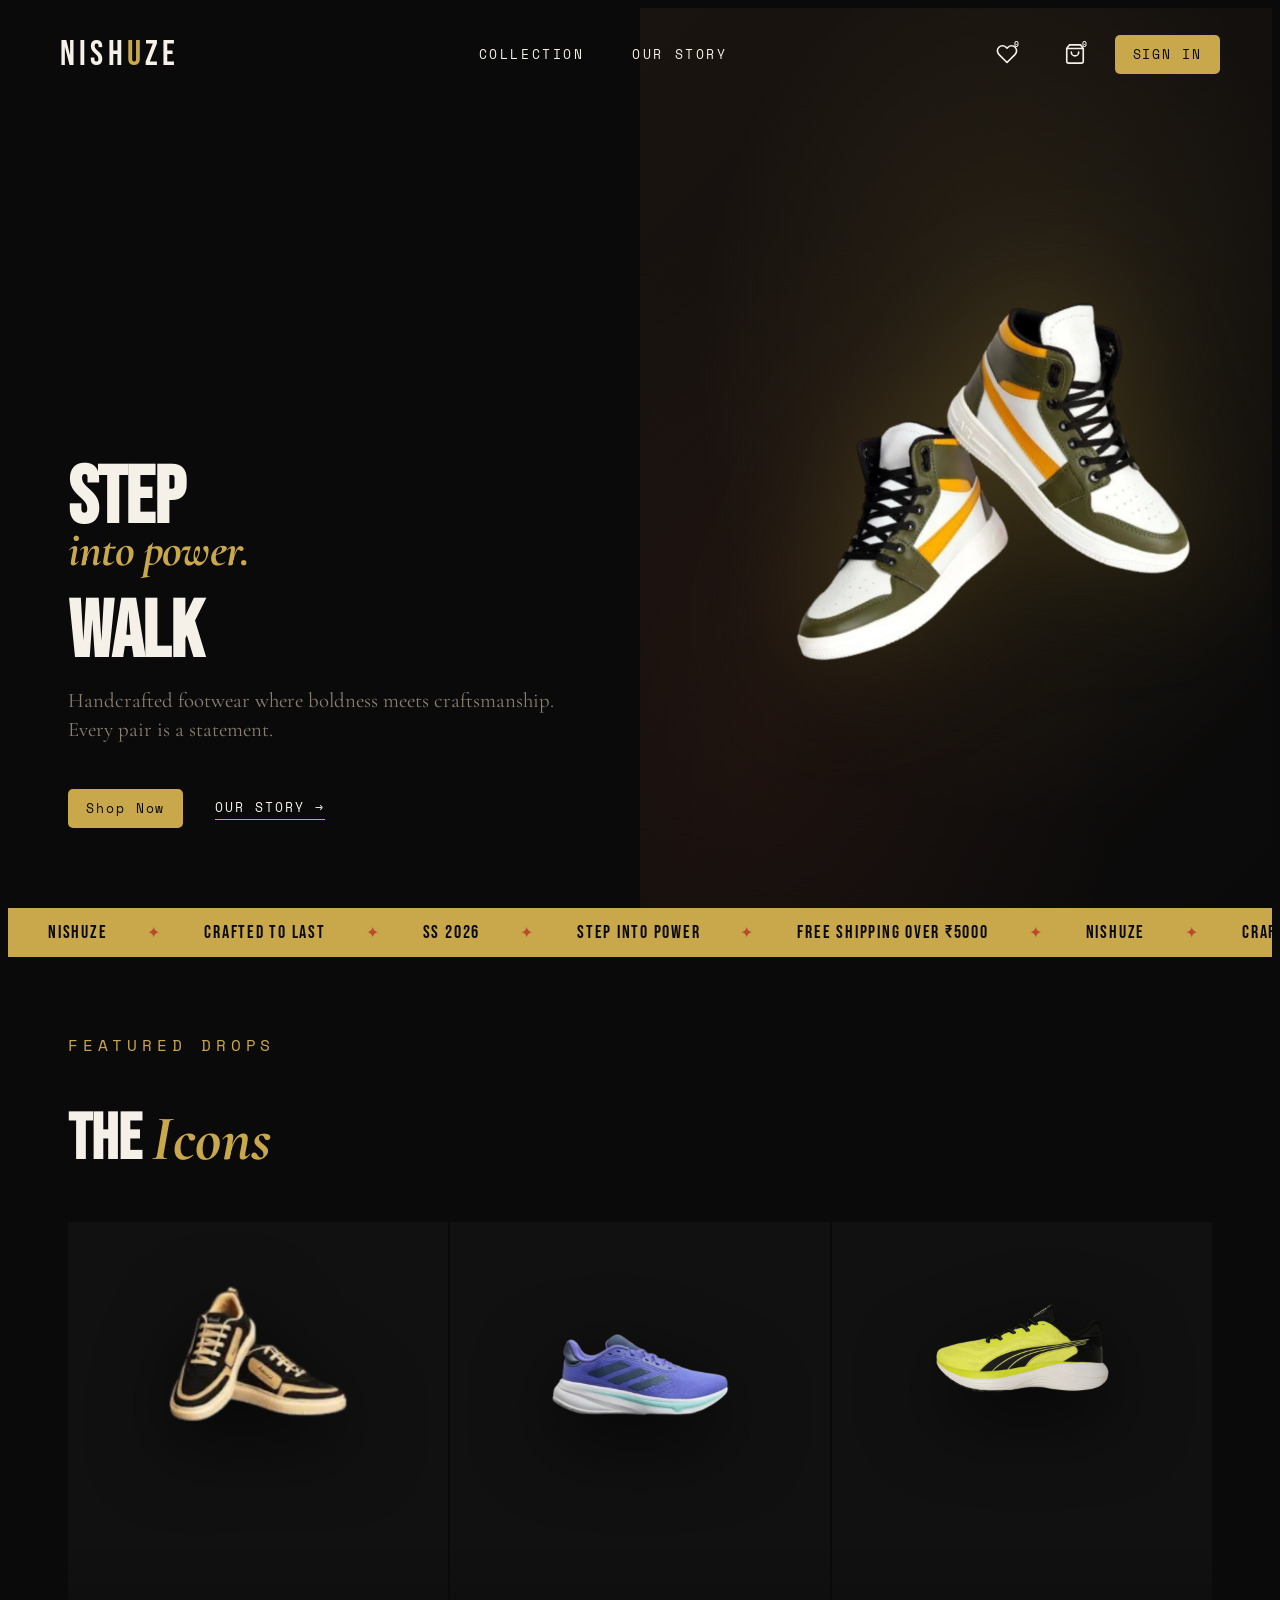
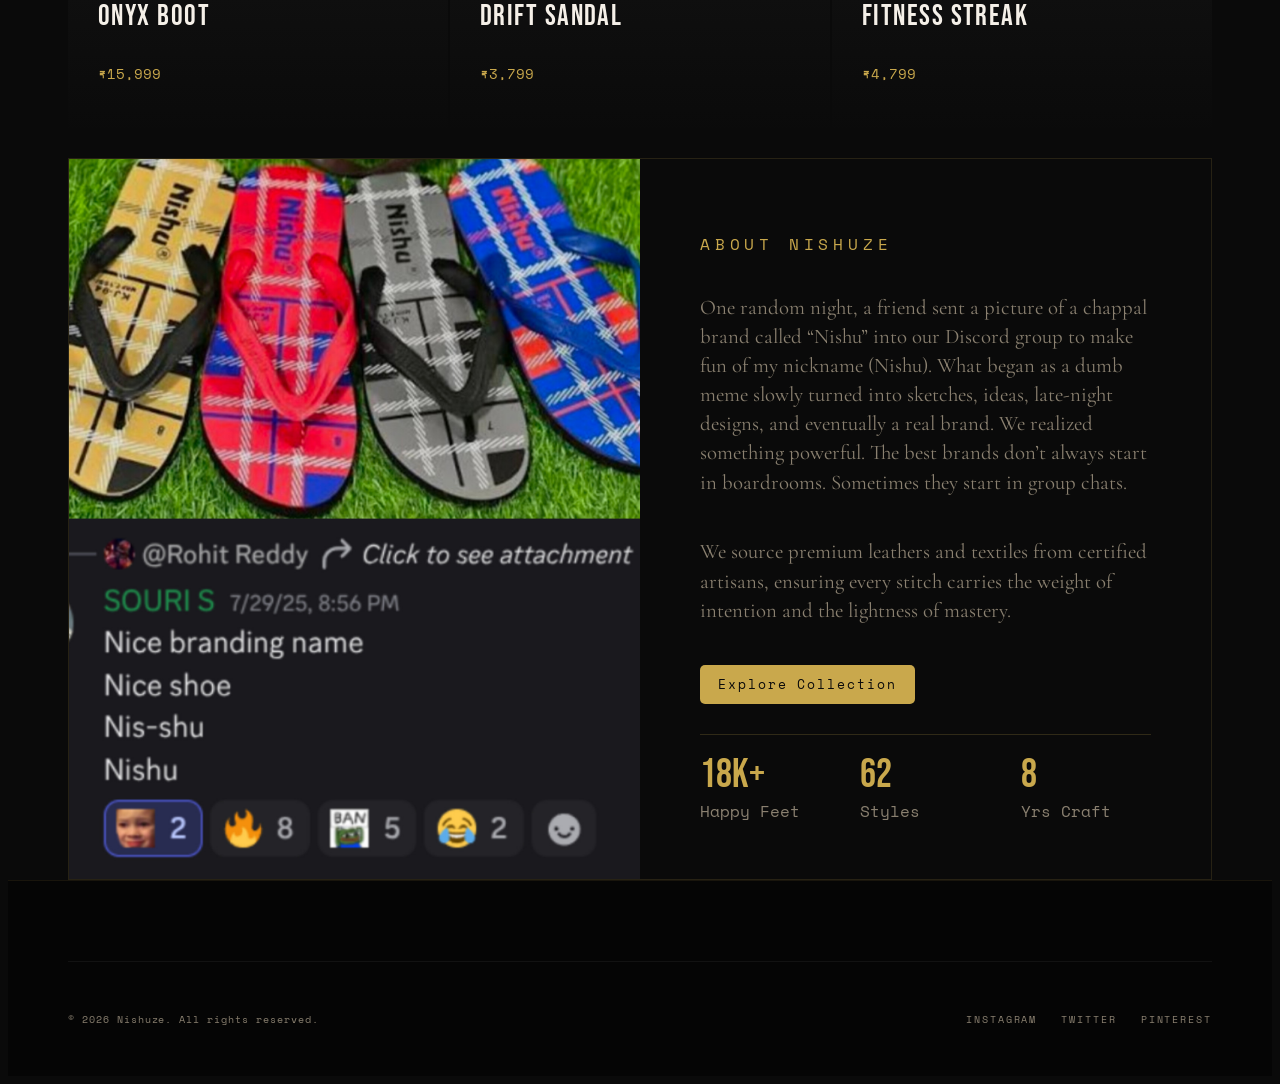
<file: index.html>
<!DOCTYPE html>
<html lang="en">

<head>
    <meta charset="UTF-8" />
    <meta name="viewport" content="width=device-width, initial-scale=1.0" />
    <title>NISHUZE — Step Into Power</title>
    <link
        href="https://fonts.googleapis.com/css2?family=Bebas+Neue&family=Cormorant+Garamond:ital,wght@0,300;0,400;0,600;1,300;1,400&family=Space+Mono:wght@400;700&display=swap"
        rel="stylesheet" />
    <link rel="stylesheet" href="css/style.css">
    <script src="js/storage.js"></script>
    <script src="js/index.js"></script>
</head>

<body>

    <nav>
        <a class="nav-logo">NISH<span>U</span>ZE</a>
        <ul class="nav-links">
            <li><a href="collection.html">COLLECTION</a></li>
            <li><a href="index.html#story">OUR STORY</a></li>
        </ul>
        <div class="nav-right">
            <a href="wishlist.html" class="nav-cart" title="Wishlist" style="margin-right:8px">
                <svg viewBox="0 0 24 24" style="stroke:currentColor;fill:none;stroke-width:1.8">
                    <path
                        d="M20.84 4.61a5.5 5.5 0 00-7.78 0L12 5.67l-1.06-1.06a5.5 5.5 0 00-7.78 7.78l1.06 1.06L12 21.23l7.78-7.78 1.06-1.06a5.5 5.5 0 000-7.78z" />
                </svg>
                <span class="cart-badge" id="wish-badge">0</span>
            </a>
            <a href="cart.html" class="nav-cart" title="Cart">
                <svg viewBox="0 0 24 24">
                    <path d="M6 2L3 6v14a2 2 0 002 2h14a2 2 0 002-2V6l-3-4z" />
                    <line x1="3" y1="6" x2="21" y2="6" />
                    <path d="M16 10a4 4 0 01-8 0" />
                </svg>
                <span class="cart-badge" id="cart-badge">0</span>
            </a>
            <a href="login.html" class="btn">SIGN IN</a>
        </div>
    </nav>

    <section class="hero">
        <div class="hero-left">
            <h1 class="hero-title">
                STEP<br />
                <em>into power.</em>
                WALK
            </h1>
            <p class="subtitle">Handcrafted footwear where boldness meets craftsmanship. Every pair is a statement.</p>
            <div class="hero-actions">
                <a href="collection.html" class="btn">Shop Now</a>
                <a href="index.html#story" class="btn-ghost">OUR STORY →</a>
            </div>
        </div>
        <div class="hero-right">
            <div class="hero-image-bg"></div>
            <div class="hero-shoe-display">
                <div class="shoe-art">
                    <img src="assets/hero.png" alt="Nishuze Shoe">
                </div>
            </div>

        </div>
    </section>

    <div class="marquee-strip">
        <div class="marquee-inner">
            <span class="marquee-item">NISHUZE</span><span class="marquee-dot">✦</span>
            <span class="marquee-item">CRAFTED TO LAST</span><span class="marquee-dot">✦</span>
            <span class="marquee-item">SS 2026</span><span class="marquee-dot">✦</span>
            <span class="marquee-item">STEP INTO POWER</span><span class="marquee-dot">✦</span>
            <span class="marquee-item">FREE SHIPPING OVER ₹5000</span><span class="marquee-dot">✦</span>
            <span class="marquee-item">NISHUZE</span><span class="marquee-dot">✦</span>
            <span class="marquee-item">CRAFTED TO LAST</span><span class="marquee-dot">✦</span>
            <span class="marquee-item">SS 2026</span><span class="marquee-dot">✦</span>
            <span class="marquee-item">STEP INTO POWER</span><span class="marquee-dot">✦</span>
            <span class="marquee-item">FREE SHIPPING OVER ₹5000</span><span class="marquee-dot">✦</span>
        </div>
    </div>

    <section>
        <div class="section-header">
            <div>
                <p class="section-label">Featured Drops</p>
                <h2 class="section-title">The <em>Icons</em></h2>
            </div>
        </div>
        <div class="products-grid">
            <div class="product-card" onclick="location.href='product.html?id=4'">
                <div class="product-bg product-bg-4"></div>
                <div class="product-image"><img src="assets/product4.png" alt="Onyx Boot"></div>
                <div class="product-info">
                    <p class="product-name">Onyx Boot</p>
                    <p class="product-price">₹15,999</p>
                </div>
            </div>
            <div class="product-card" onclick="location.href='product.html?id=5'">
                <div class="product-bg product-bg-5"></div>
                <div class="product-image"><img src="assets/product5.png" alt="Drift Sandal"></div>
                <div class="product-info">
                    <p class="product-name">Drift Sandal</p>
                    <p class="product-price">₹3,799</p>
                </div>
            </div>
            <div class="product-card" onclick="location.href='product.html?id=6'">
                <div class="product-image"><img src="assets/product6.png" alt="Fitness Streak"></div>
                <div class="product-info">
                    <p class="product-name">Fitness Streak</p>
                    <p class="product-price">₹4,799</p>
                </div>
            </div>
        </div>
    </section>

    <section id="story">
        <div class="story-section">
            <div class="story-left">
                <img src="assets/story.jpg"
                    alt="We don't make shoes. We craft the feeling of walking into a room and owning it.">
            </div>
            <div class="story-right">
                <p class="section-label">About Nishuze</p>
                <p class="subtitle">One random night, a friend sent a picture of a chappal brand called “Nishu” into our
                    Discord group to make fun of my nickname (Nishu). What began as a dumb meme slowly turned into
                    sketches, ideas, late-night designs, and eventually a real brand. We realized something powerful.
                    The best brands don’t always start in boardrooms. Sometimes they start in group chats.</p>
                <p class="subtitle">We source premium leathers and textiles from certified artisans, ensuring every
                    stitch carries the weight of intention and the lightness of mastery.</p>
                <a href="collection.html" class="btn" style="width:fit-content;margin-top:20px;">Explore
                    Collection</a>
                <div class="story-stats">
                    <div>
                        <div class="stat-num">18K+</div>
                        <div class="stat-label">Happy Feet</div>
                    </div>
                    <div>
                        <div class="stat-num">62</div>
                        <div class="stat-label">Styles</div>
                    </div>
                    <div>
                        <div class="stat-num">8</div>
                        <div class="stat-label">Yrs Craft</div>
                    </div>
                </div>
            </div>
        </div>
    </section>

    <footer>
        <div class="footer-bottom">
            <p class="footer-copy">© 2026 Nishuze. All rights reserved.</p>
            <div class="footer-social">
                <a href="#">Instagram</a>
                <a href="#">Twitter</a>
                <a href="#">Pinterest</a>
            </div>
        </div>
    </footer>
</body>

</html>
</file>
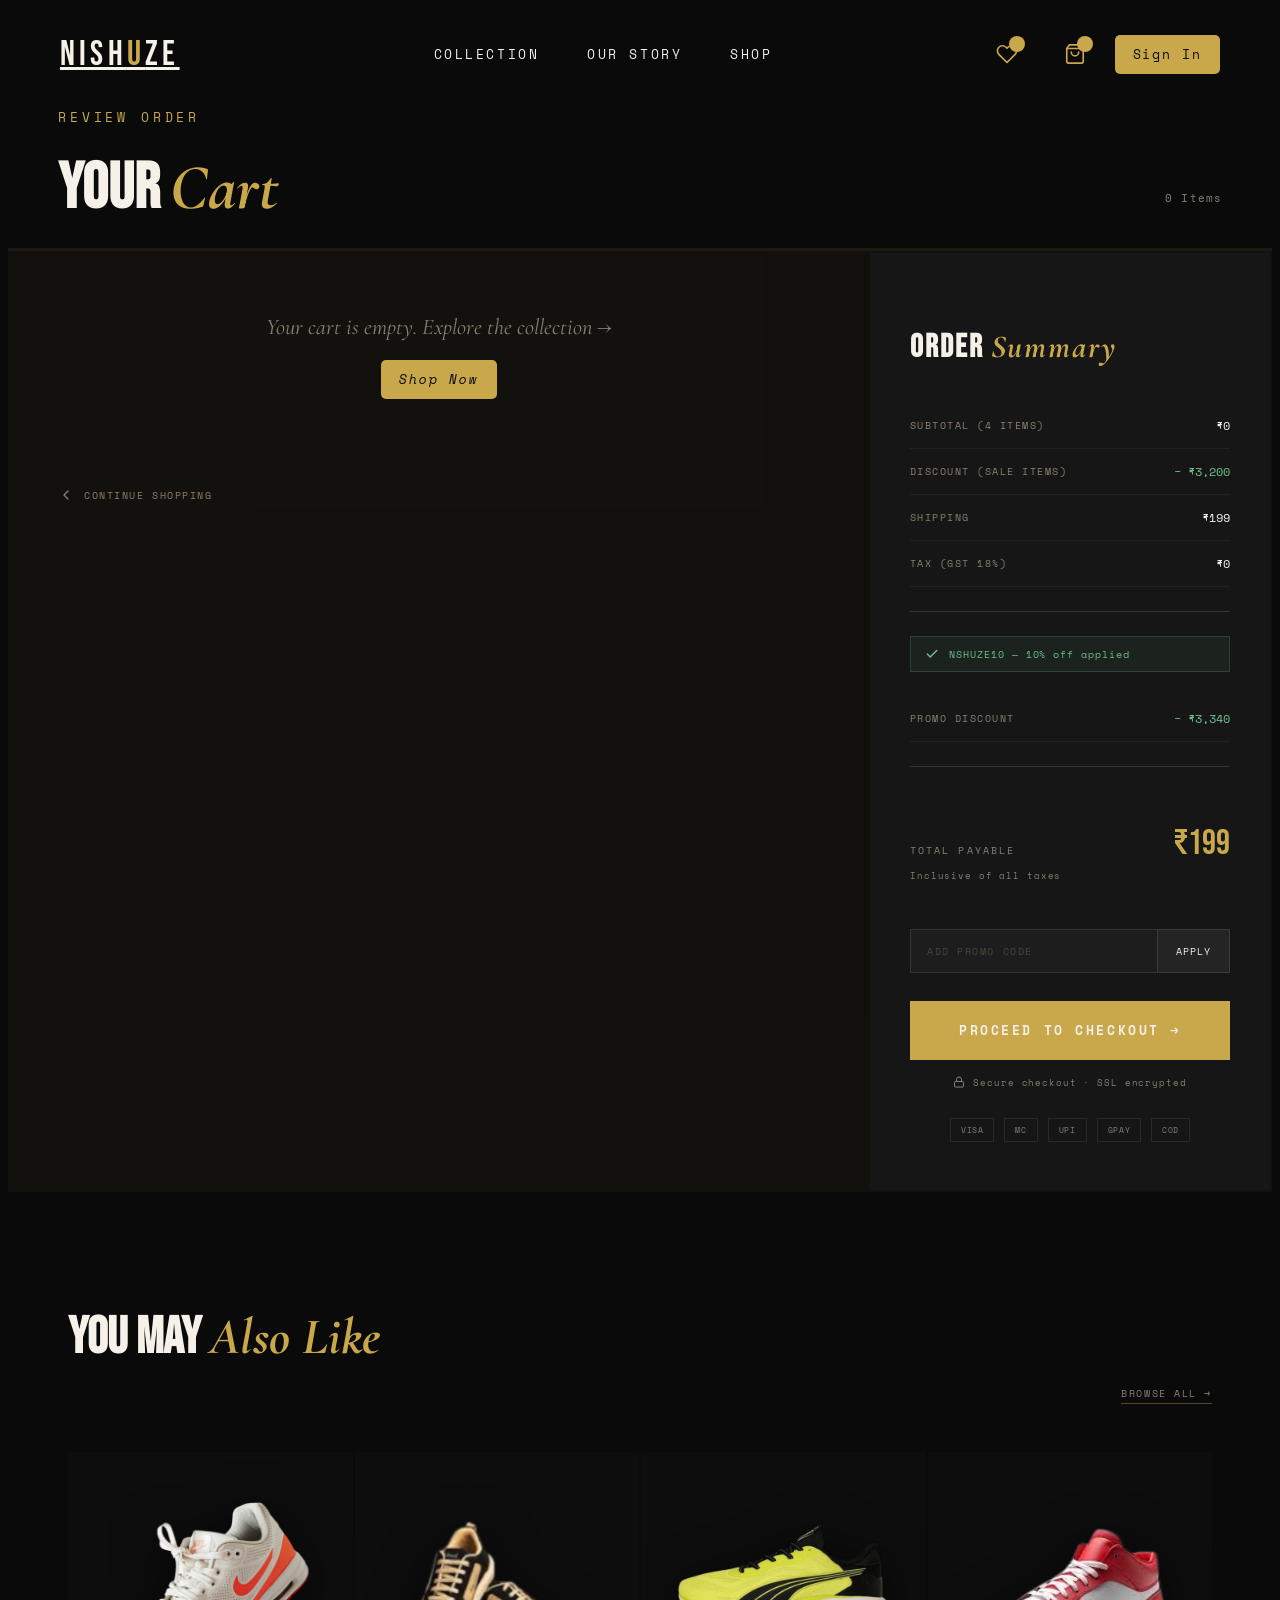
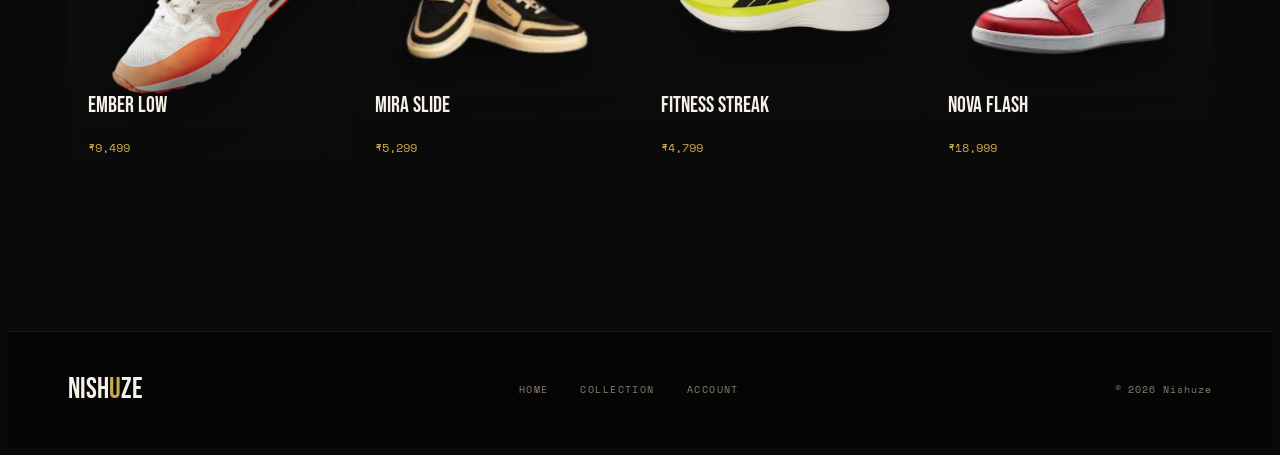
<file: cart.html>
<!DOCTYPE html>
<html lang="en">

<head>
  <meta charset="UTF-8" />
  <meta name="viewport" content="width=device-width, initial-scale=1.0" />
  <title>NISHUZE — Your Cart</title>
  <link
    href="https://fonts.googleapis.com/css2?family=Bebas+Neue&family=Cormorant+Garamond:ital,wght@0,300;0,400;0,600;1,300;1,400&family=Space+Mono:wght@400;700&display=swap"
    rel="stylesheet" />
  <link rel="stylesheet" href="css/style.css">
  <link rel="stylesheet" href="css/collection.css">
  <link rel="stylesheet" href="css/cart.css">
  <script src="js/storage.js"></script>
  <script src="js/cart.js"></script>
</head>

<body>

  <nav>
    <a class="nav-logo" href="index.html">NISH<span>U</span>ZE</a>
    <ul class="nav-links">
      <li><a href="collection.html">COLLECTION</a></li>
      <li><a href="index.html#story">OUR STORY</a></li>
      <li><a href="collection.html">SHOP</a></li>
    </ul>
    <div class="nav-right">
      <a href="wishlist.html" class="nav-cart" title="Wishlist" style="margin-right:8px">
        <svg viewBox="0 0 24 24" style="stroke:currentColor;fill:none;stroke-width:1.8">
          <path
            d="M20.84 4.61a5.5 5.5 0 00-7.78 0L12 5.67l-1.06-1.06a5.5 5.5 0 00-7.78 7.78l1.06 1.06L12 21.23l7.78-7.78 1.06-1.06a5.5 5.5 0 000-7.78z" />
        </svg>
        <span class="cart-badge" id="wish-badge">0</span>
      </a>
      <a href="cart.html" class="nav-cart" title="Cart">
        <svg viewBox="0 0 24 24">
          <path d="M6 2L3 6v14a2 2 0 002 2h14a2 2 0 002-2V6l-3-4z" />
          <line x1="3" y1="6" x2="21" y2="6" />
          <path d="M16 10a4 4 0 01-8 0" />
        </svg>
        <span class="cart-badge" id="cart-badge">3</span>
      </a>
      <a href="login.html" class="btn">Sign In</a>
    </div>
  </nav>

  <div class="page-header">
    <div>
      <p class="page-label">Review Order</p>
      <h1 class="page-title">Your <em>Cart</em></h1>
    </div>
    <p class="item-count">3 Items</p>
  </div>

  <div class="cart-layout">
    <div class="cart-items">

      <div class="cart-item">
        <div class="item-img">
          <img src="assets/product1.png" alt="Vortex Pro" />
        </div>
        <div class="item-details">
          <p class="item-category">Sneakers</p>
          <p class="item-name">Vortex Pro</p>
          <div class="item-meta">
            <span>Size: UK 9</span>
            <span>Color: Red / White</span>
          </div>
          <div class="item-qty">
            <button class="qty-btn">−</button>
            <div class="qty-val">1</div>
            <button class="qty-btn">+</button>
          </div>
        </div>
        <div class="item-actions">
          <button class="btn-remove">
            <svg viewBox="0 0 24 24">
              <line x1="18" y1="6" x2="6" y2="18" />
              <line x1="6" y1="6" x2="18" y2="18" />
            </svg>
            Remove
          </button>
          <button class="btn-wishlist" data-id="1" data-name="Vortex Pro" data-price="12999"
            data-image="assets/product1.png" data-category="Sneakers">
            <svg viewBox="0 0 24 24" width="12" height="12">
              <path class="wish-heart"
                d="M20.84 4.61a5.5 5.5 0 00-7.78 0L12 5.67l-1.06-1.06a5.5 5.5 0 00-7.78 7.78l1.06 1.06L12 21.23l7.78-7.78 1.06-1.06a5.5 5.5 0 000-7.78z" />
            </svg>
            Save for Later
          </button>
          <p class="item-subtotal">₹12,999</p>
        </div>
      </div>

      <div class="cart-item">
        <div class="item-img">
          <img src="assets/product3.png" alt="Onyx Boot" />
        </div>
        <div class="item-details">
          <p class="item-category">Boots</p>
          <p class="item-name">Onyx Boot</p>
          <div class="item-meta">
            <span>Size: UK 8</span>
            <span>Color: Black</span>
          </div>
          <div class="item-qty">
            <button class="qty-btn">−</button>
            <div class="qty-val">1</div>
            <button class="qty-btn">+</button>
          </div>
        </div>
        <div class="item-actions">
          <button class="btn-remove">
            <svg viewBox="0 0 24 24">
              <line x1="18" y1="6" x2="6" y2="18" />
              <line x1="6" y1="6" x2="18" y2="18" />
            </svg>
            Remove
          </button>
          <button class="btn-wishlist" data-id="4" data-name="Onyx Boot" data-price="12799"
            data-image="assets/product3.png" data-category="Boots">
            <svg viewBox="0 0 24 24" width="12" height="12">
              <path class="wish-heart"
                d="M20.84 4.61a5.5 5.5 0 00-7.78 0L12 5.67l-1.06-1.06a5.5 5.5 0 00-7.78 7.78l1.06 1.06L12 21.23l7.78-7.78 1.06-1.06a5.5 5.5 0 000-7.78z" />
            </svg>
            Save for Later
          </button>
          <p class="item-subtotal"><del style="color:var(--muted);font-size:0.75rem">₹15,999</del> ₹12,799</p>
        </div>
      </div>

      <div class="cart-item">
        <div class="item-img">
          <img src="assets/product5.png" alt="Drift Sandal" />
        </div>
        <div class="item-details">
          <p class="item-category">Sandals</p>
          <p class="item-name">Drift Sandal</p>
          <div class="item-meta">
            <span>Size: UK 9</span>
            <span>Color: Tan</span>
          </div>
          <div class="item-qty">
            <button class="qty-btn">−</button>
            <div class="qty-val">2</div>
            <button class="qty-btn">+</button>
          </div>
        </div>
        <div class="item-actions">
          <button class="btn-remove">
            <svg viewBox="0 0 24 24">
              <line x1="18" y1="6" x2="6" y2="18" />
              <line x1="6" y1="6" x2="18" y2="18" />
            </svg>
            Remove
          </button>
          <button class="btn-wishlist" data-id="5" data-name="Drift Sandal" data-price="3799"
            data-image="assets/product5.png" data-category="Sandals">
            <svg viewBox="0 0 24 24" width="12" height="12">
              <path class="wish-heart"
                d="M20.84 4.61a5.5 5.5 0 00-7.78 0L12 5.67l-1.06-1.06a5.5 5.5 0 00-7.78 7.78l1.06 1.06L12 21.23l7.78-7.78 1.06-1.06a5.5 5.5 0 000-7.78z" />
            </svg>
            Save for Later
          </button>
          <p class="item-subtotal">₹7,598</p>
        </div>
      </div>

      <div class="continue-strip">
        <a href="collection.html" class="btn-continue">
          <svg viewBox="0 0 24 24">
            <polyline points="15 18 9 12 15 6" />
          </svg>
          Continue Shopping
        </a>
      </div>
    </div>

    <div class="order-summary">
      <h2 class="summary-title">Order <em>Summary</em></h2>
      <div class="summary-row">
        <span class="summary-label">Subtotal (4 items)</span>
        <span class="summary-value">₹33,396</span>
      </div>
      <div class="summary-row">
        <span class="summary-label">Discount (Sale items)</span>
        <span class="summary-value discount">− ₹3,200</span>
      </div>
      <div class="summary-row">
        <span class="summary-label">Shipping</span>
        <span class="summary-value">Free</span>
      </div>
      <div class="summary-row">
        <span class="summary-label">Tax (GST 18%)</span>
        <span class="summary-value">₹5,436</span>
      </div>
      <div class="summary-divider"></div>
      <div class="promo-applied">
        <svg viewBox="0 0 24 24">
          <polyline points="20 6 9 17 4 12" />
        </svg>
        NSHUZE10 — 10% off applied
      </div>
      <div class="summary-row">
        <span class="summary-label">Promo Discount</span>
        <span class="summary-value discount">− ₹3,340</span>
      </div>
      <div class="summary-divider"></div>
      <div class="summary-total-row">
        <div>
          <p class="total-label">Total Payable</p>
          <p class="total-note">Inclusive of all taxes</p>
        </div>
        <p class="total-value">₹32,292</p>
      </div>
      <div class="promo-box">
        <input class="promo-input" type="text" placeholder="Add promo code" value="NSHUZE10" readonly />
        <button class="promo-btn">Apply</button>
      </div>
      <button class="btn-checkout">Proceed to Checkout →</button>
      <p class="checkout-note">
        <svg viewBox="0 0 24 24">
          <rect x="3" y="11" width="18" height="11" rx="2" ry="2" />
          <path d="M7 11V7a5 5 0 0110 0v4" />
        </svg>
        Secure checkout · SSL encrypted
      </p>
      <div class="payment-icons">
        <span class="pay-icon">Visa</span>
        <span class="pay-icon">MC</span>
        <span class="pay-icon">UPI</span>
        <span class="pay-icon">GPay</span>
        <span class="pay-icon">COD</span>
      </div>
    </div>
  </div>

  <section class="upsell-section">
    <div class="upsell-header">
      <div>
        <h2 class="upsell-title">You May <em>Also Like</em></h2>
      </div>
      <a href="collection.html" class="upsell-link">Browse All →</a>
    </div>
    <div class="upsell-grid">
      <div class="upsell-card">
        <div class="upsell-img"><img src="assets/product2.png" alt="Ember Low" /></div>
        <div class="upsell-info">
          <p class="upsell-name">Ember Low</p>
          <p class="upsell-price">₹9,499</p>
          <button class="upsell-add">+ Add to Cart</button>
        </div>
      </div>
      <div class="upsell-card">
        <div class="upsell-img"><img src="assets/product4.png" alt="Mira Slide" /></div>
        <div class="upsell-info">
          <p class="upsell-name">Mira Slide</p>
          <p class="upsell-price">₹5,299</p>
          <button class="upsell-add">+ Add to Cart</button>
        </div>
      </div>
      <div class="upsell-card">
        <div class="upsell-img"><img src="assets/product6.png" alt="Fitness Streak" /></div>
        <div class="upsell-info">
          <p class="upsell-name">Fitness Streak</p>
          <p class="upsell-price">₹4,799</p>
          <button class="upsell-add">+ Add to Cart</button>
        </div>
      </div>
      <div class="upsell-card">
        <div class="upsell-img"><img src="assets/product1.png" alt="Nova Flash" /></div>
        <div class="upsell-info">
          <p class="upsell-name">Nova Flash</p>
          <p class="upsell-price">₹18,999</p>
          <button class="upsell-add">+ Add to Cart</button>
        </div>
      </div>
    </div>
  </section>

  <footer>
    <div class="footer-logo">NISH<span>U</span>ZE</div>
    <div class="footer-links">
      <a href="index.html">Home</a>
      <a href="collection.html">Collection</a>
      <a href="login.html">Account</a>
    </div>
    <p class="footer-copy">© 2026 Nishuze</p>
  </footer>

  <div class="toast" id="toast"></div>
</body>

</html>
</file>
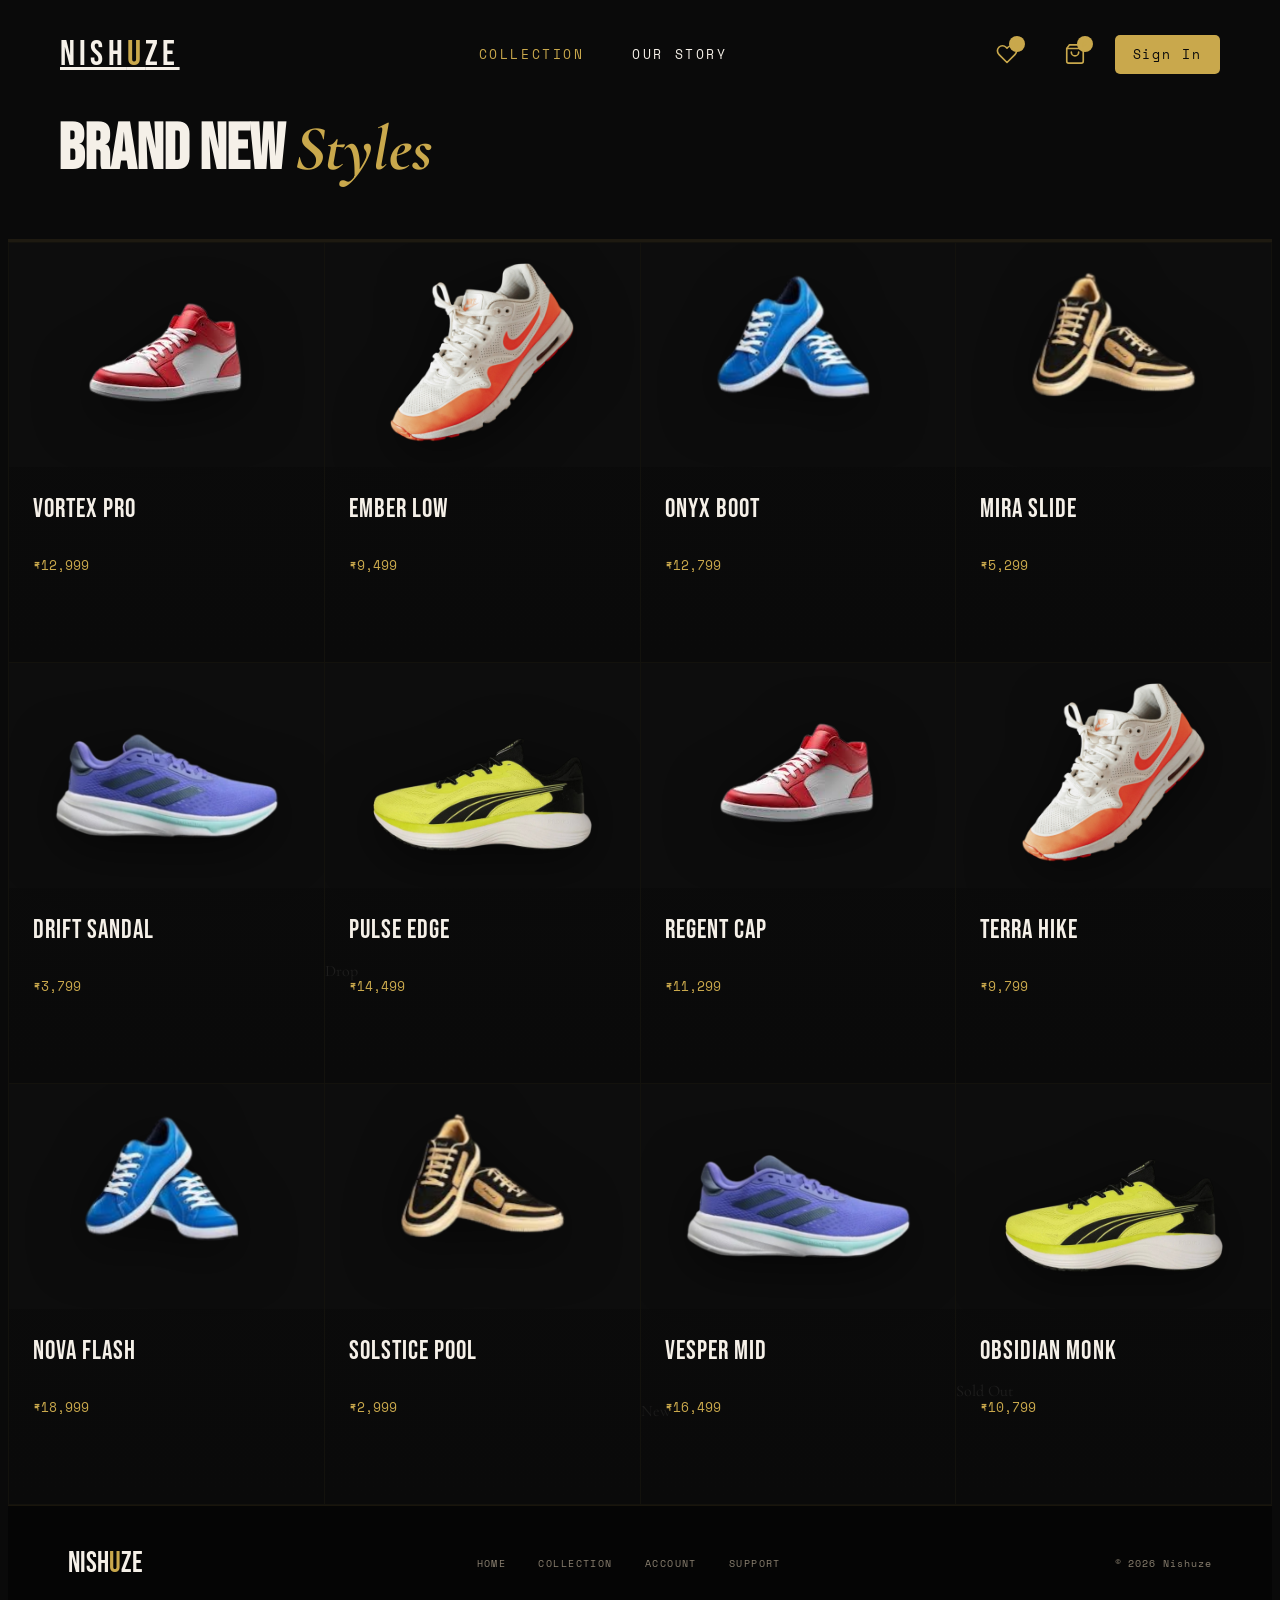
<file: collection.html>
<!DOCTYPE html>
<html lang="en">

<head>
    <meta charset="UTF-8" />
    <meta name="viewport" content="width=device-width, initial-scale=1.0" />
    <title>NISHUZE — Collection</title>
    <link
        href="https://fonts.googleapis.com/css2?family=Bebas+Neue&family=Cormorant+Garamond:ital,wght@0,300;0,400;0,600;1,300;1,400&family=Space+Mono:wght@400;700&display=swap"
        rel="stylesheet" />
    <link rel="stylesheet" href="css/style.css">
    <link rel="stylesheet" href="css/collection.css">
    <script src="js/storage.js"></script>
    <script src="js/collection.js"></script>
</head>

<body>

    <nav>
        <a class="nav-logo" href="index.html">NISH<span>U</span>ZE</a>
        <ul class="nav-links">
            <li><a href="collection.html" class="active">COLLECTION</a></li>
            <li><a href="index.html#story">OUR STORY</a></li>
        </ul>
        <div class="nav-right">
            <a href="wishlist.html" class="nav-cart" title="Wishlist" style="margin-right:8px">
                <svg viewBox="0 0 24 24" style="stroke:currentColor;fill:none;stroke-width:1.8">
                    <path
                        d="M20.84 4.61a5.5 5.5 0 00-7.78 0L12 5.67l-1.06-1.06a5.5 5.5 0 00-7.78 7.78l1.06 1.06L12 21.23l7.78-7.78 1.06-1.06a5.5 5.5 0 000-7.78z" />
                </svg>
                <span class="cart-badge" id="wish-badge">0</span>
            </a>
            <a href="cart.html" class="nav-cart" title="Cart">
                <svg viewBox="0 0 24 24">
                    <path d="M6 2L3 6v14a2 2 0 002 2h14a2 2 0 002-2V6l-3-4z" />
                    <line x1="3" y1="6" x2="21" y2="6" />
                    <path d="M16 10a4 4 0 01-8 0" />
                </svg>
                <span class="cart-badge" id="cart-badge">0</span>
            </a>
            <a href="login.html" class="btn">Sign In</a>
        </div>
    </nav>

    <div class="page-header">
        <h1 class="page-title">BRAND NEW <em>Styles</em></h1>
    </div>

    <div class="collection-grid">

        <div class="product-card" data-id="1">
            <div class="product-glow glow-gold" style="top:30%;left:10%"></div>
            <div class="product-visual" onclick="goProduct(1)"><img src="assets/product1.png" alt="Vortex Pro"></div>
            <div class="card-overlay">
                <p class="card-name" onclick="goProduct(1)">Vortex Pro</p>
                <p class="card-price">₹12,999</p>
                <div class="card-actions">
                    <button class="btn-add" onclick="goProduct(1)">View Product</button>
                    <button class="btn-wish"
                        onclick="toggleWish(event,1,'Vortex Pro',12999,'assets/product1.png','Sneakers')">♡</button>
                </div>
            </div>
        </div>

        <div class="product-card" data-id="2">
            <div class="product-glow glow-rust" style="top:25%;left:10%"></div>
            <div class="product-visual" onclick="goProduct(2)"><img src="assets/product2.png" alt="Ember Low"></div>
            <div class="card-overlay">
                <p class="card-name" onclick="goProduct(2)">Ember Low</p>
                <p class="card-price">₹9,499</p>
                <div class="card-actions">
                    <button class="btn-add" onclick="goProduct(2)">View Product</button>
                    <button class="btn-wish"
                        onclick="toggleWish(event,2,'Ember Low',9499,'assets/product2.png','Sneakers')">♡</button>
                </div>
            </div>
        </div>

        <div class="product-card" data-id="3">
            <div class="product-glow glow-cool" style="top:35%;left:15%;"></div>
            <div class="product-visual" onclick="goProduct(3)"><img style="transform:translateY(25%)"
                    src="assets/product3.png" alt="Onyx Boot"></div>
            <div class="card-overlay">
                <p class="card-name" onclick="goProduct(3)">Onyx Boot</p>
                <p class="card-price">₹12,799</p>
                <div class="card-actions">
                    <button class="btn-add" onclick="goProduct(3)">View Product</button>
                    <button class="btn-wish"
                        onclick="toggleWish(event,3,'Onyx Boot',12799,'assets/product3.png','Boots')">♡</button>
                </div>
            </div>
        </div>

        <div class="product-card" data-id="4">
            <div class="product-glow glow-gold" style="top:30%;left:20%"></div>
            <div class="product-visual" onclick="goProduct(4)"><img style="transform:translateY(-5%)"
                    src="assets/product4.png" alt="Mira Slide"></div>
            <div class="card-overlay">
                <p class="card-name" onclick="goProduct(4)">Mira Slide</p>
                <p class="card-price">₹5,299</p>
                <div class="card-actions">
                    <button class="btn-add" onclick="goProduct(4)">View Product</button>
                    <button class="btn-wish"
                        onclick="toggleWish(event,4,'Mira Slide',5299,'assets/product4.png','Slides')">♡</button>
                </div>
            </div>
        </div>

        <div class="product-card" data-id="5">
            <div class="product-glow glow-gold" style="top:25%;left:10%"></div>
            <div class="product-visual" onclick="goProduct(5)"><img style="transform: translateY(-10%);"
                    src="assets/product5.png" alt="Drift Sandal"></div>
            <div class="card-overlay">
                <p class="card-name" onclick="goProduct(5)">Drift Sandal</p>
                <p class="card-price">₹3,799</p>
                <div class="card-actions">
                    <button class="btn-add" onclick="goProduct(5)">View Product</button>
                    <button class="btn-wish"
                        onclick="toggleWish(event,5,'Drift Sandal',3799,'assets/product5.png','Sandals')">♡</button>
                </div>
            </div>
        </div>

        <div class="product-card" data-id="7">
            <div class="product-glow glow-gold" style="top:20%;left:20%"></div>
            <div class="product-visual" onclick="goProduct(7)"><img src="assets/product6.png" alt="Pulse Edge"></div>
            <span class="card-badge badge-new">Drop</span>
            <div class="card-overlay">
                <p class="card-name" onclick="goProduct(7)">Pulse Edge</p>
                <p class="card-price">₹14,499</p>
                <div class="card-actions">
                    <button class="btn-add" onclick="goProduct(7)">View Product</button>
                    <button class="btn-wish"
                        onclick="toggleWish(event,7,'Pulse Edge',14499,'assets/product6.png','Sneakers')">♡</button>
                </div>
            </div>
        </div>

        <div class="product-card" data-id="8">
            <div class="product-glow glow-rust" style="top:30%;left:15%"></div>
            <div class="product-visual" onclick="goProduct(8)"><img src="assets/product1.png" alt="Regent Cap"></div>
            <div class="card-overlay">
                <p class="card-name" onclick="goProduct(8)">Regent Cap</p>
                <p class="card-price">₹11,299</p>
                <div class="card-actions">
                    <button class="btn-add" onclick="goProduct(8)">View Product</button>
                    <button class="btn-wish"
                        onclick="toggleWish(event,8,'Regent Cap',11299,'assets/product1.png','Formal')">♡</button>
                </div>
            </div>
        </div>

        <div class="product-card" data-id="9">
            <div class="product-glow glow-rust" style="top:35%;left:20%"></div>
            <div class="product-visual" onclick="goProduct(9)"><img src="assets/product2.png" alt="Terra Hike"></div>
            <div class="card-overlay">
                <p class="card-name" onclick="goProduct(9)">Terra Hike</p>
                <p class="card-price">₹9,799</p>
                <div class="card-actions">
                    <button class="btn-add" onclick="goProduct(9)">View Product</button>
                    <button class="btn-wish"
                        onclick="toggleWish(event,9,'Terra Hike',9799,'assets/product2.png','Outdoor')">♡</button>
                </div>
            </div>
        </div>

        <div class="product-card" data-id="10">
            <div class="product-glow glow-cool" style="top:30%;left:10%"></div>
            <div class="product-visual" onclick="goProduct(10)"><img style="transform:translateY(25%)"
                    src="assets/product3.png" alt="Nova Flash"></div>
            <div class="card-overlay">
                <p class="card-name" onclick="goProduct(10)">Nova Flash</p>
                <p class="card-price">₹18,999</p>
                <div class="card-actions">
                    <button class="btn-add" onclick="goProduct(10)">View Product</button>
                    <button class="btn-wish"
                        onclick="toggleWish(event,10,'Nova Flash',18999,'assets/product3.png','Sneakers')">♡</button>
                </div>
            </div>
        </div>

        <div class="product-card" data-id="11">
            <div class="product-glow glow-gold" style="top:25%;left:20%"></div>
            <div class="product-visual" onclick="goProduct(11)"><img style="transform:translateY(-5%)"
                    src="assets/product4.png" alt="Solstice Pool"></div>
            <div class="card-overlay">
                <p class="card-name" onclick="goProduct(11)">Solstice Pool</p>
                <p class="card-price">₹2,999</p>
                <div class="card-actions">
                    <button class="btn-add" onclick="goProduct(11)">View Product</button>
                    <button class="btn-wish"
                        onclick="toggleWish(event,11,'Solstice Pool',2999,'assets/product4.png','Pool')">♡</button>
                </div>
            </div>
        </div>

        <div class="product-card" data-id="12">
            <div class="product-glow glow-cool" style="top:20%;left:20%"></div>
            <div class="product-visual" onclick="goProduct(12)"><img style="transform:translateY(-10%)"
                    src="assets/product5.png" alt="Vesper Mid"></div>
            <span class="card-badge badge-new">New</span>
            <div class="card-overlay">
                <p class="card-name" onclick="goProduct(12)">Vesper Mid</p>
                <p class="card-price">₹16,499</p>
                <div class="card-actions">
                    <button class="btn-add" onclick="goProduct(12)">View Product</button>
                    <button class="btn-wish"
                        onclick="toggleWish(event,12,'Vesper Mid',16499,'assets/product5.png','Sneakers')">♡</button>
                </div>
            </div>
        </div>

        <div class="product-card" data-id="13">
            <div class="product-glow glow-cool" style="top:20%;left:15%"></div>
            <div class="product-visual" onclick="goProduct(13)"><img src="assets/product6.png" alt="Obsidian Monk">
            </div>
            <span class="card-badge badge-sold">Sold Out</span>
            <div class="card-overlay">
                <p class="card-name" onclick="goProduct(13)">Obsidian Monk</p>
                <p class="card-price">₹10,799</p>
                <div class="card-actions">
                    <button class="btn-add" onclick="goProduct(13)"
                        style="background:rgba(255,255,255,0.1);color:var(--muted)">View Product</button>
                    <button class="btn-wish"
                        onclick="toggleWish(event,13,'Obsidian Monk',10799,'assets/product6.png','Formal')">♡</button>
                </div>
            </div>
        </div>

    </div>

    <footer>
        <div class="footer-logo">NISH<span>U</span>ZE</div>
        <div class="footer-links">
            <a href="index.html">Home</a>
            <a href="collection.html">Collection</a>
            <a href="login.html">Account</a>
            <a href="#">Support</a>
        </div>
        <p class="footer-copy">© 2026 Nishuze</p>
    </footer>

    <div class="toast" id="toast"></div>
</body>

</html>
</file>
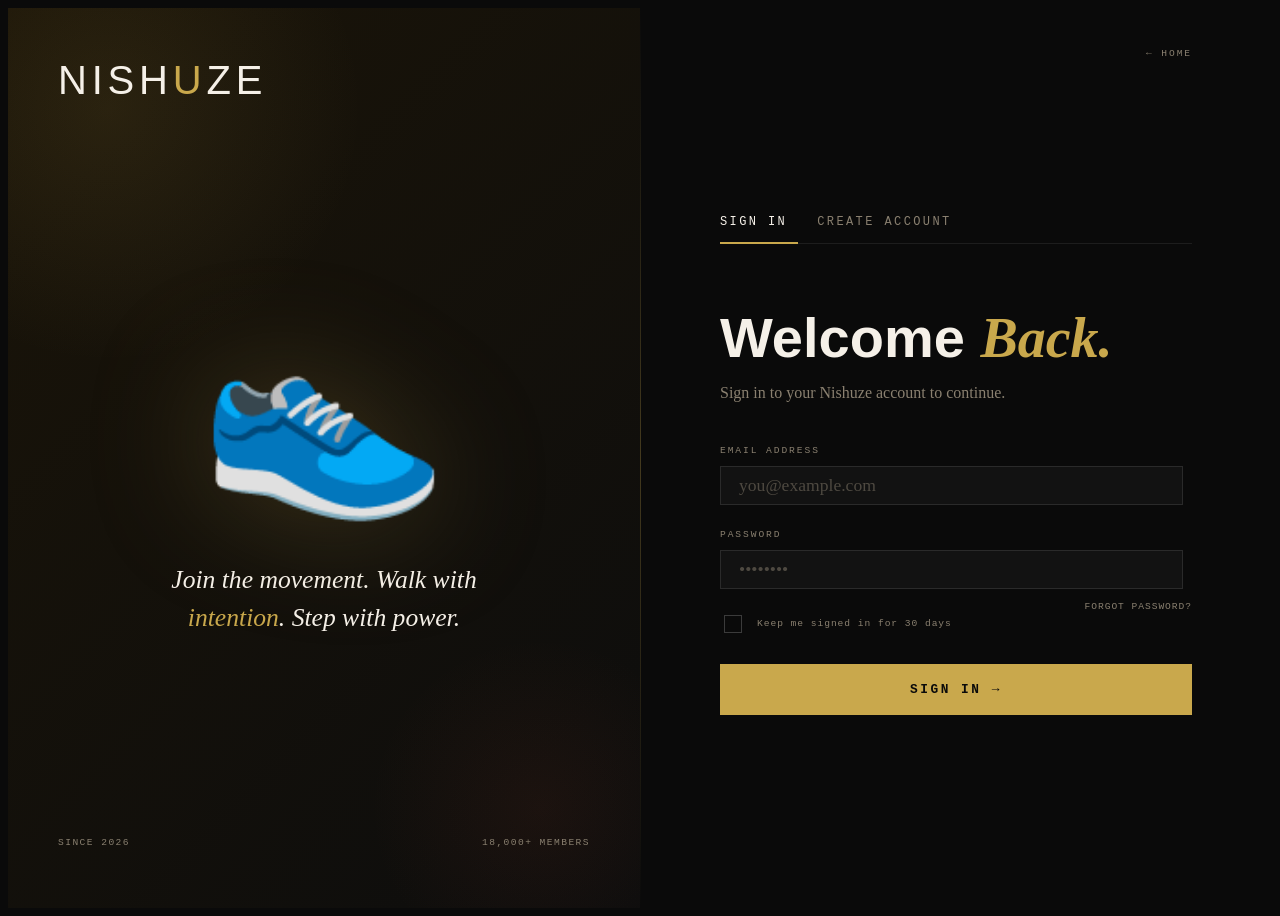
<file: login.html>
<!DOCTYPE html>
<html lang="en">

<head>
  <meta charset="UTF-8" />
  <meta name="viewport" content="width=device-width, initial-scale=1.0" />
  <title>NISHUZE — Sign In</title>
  <link rel="stylesheet" href="css/login.css">
</head>

<script src="js/storage.js"></script>
<script src="js/login.js"></script>

<body>
  <div class="page-wrapper">

    <div class="left-panel">
      <div class="panel-logo">
        <a href="index.html">NISH<span>U</span>ZE</a>
      </div>
      <div class="panel-center">
        <span class="panel-shoe">👟</span>
        <p class="panel-quote">Join the movement. Walk with <span>intention</span>. Step with power.</p>
      </div>
      <div class="panel-bottom">
        <p>Since 2026</p>
        <p>18,000+ Members</p>
      </div>
    </div>

    <div class="right-panel">
      <a href="index.html" class="back-home">← Home</a>

      <div class="auth-tabs">
        <button class="tab-btn active" id="tab-login" onclick="switchTab('login')">Sign In</button>
        <button class="tab-btn" id="tab-signup" onclick="switchTab('signup')">Create Account</button>
      </div>

      <div class="auth-form active" id="form-login">
        <h2 class="form-title">Welcome <em>Back.</em></h2>
        <p class="form-subtitle">Sign in to your Nishuze account to continue.</p>

        <div class="form-group">
          <label class="form-label" for="login-email">Email Address</label>
          <input type="email" id="login-email" class="form-input" placeholder="you@example.com" />
        </div>
        <div class="form-group">
          <label class="form-label" for="login-pass">Password</label>
          <input type="password" id="login-pass" class="form-input" placeholder="••••••••" />
        </div>
        <a href="#" class="forgot-link">Forgot Password?</a>

        <div class="form-check">
          <input type="checkbox" id="remember" />
          <label for="remember">Keep me signed in for 30 days</label>
        </div>

        <button class="btn-submit" onclick="handleLogin()">Sign In →</button>
      </div>

      <div class="auth-form" id="form-signup">
        <div class="form-row">
          <div class="form-group">
            <label class="form-label" for="first">First Name</label>
            <input type="text" id="first" class="form-input" placeholder="Nishtha" />
          </div>
          <div class="form-group">
            <label class="form-label" for="last">Last Name</label>
            <input type="text" id="last" class="form-input" placeholder="Jain" />
          </div>
        </div>
        <div class="form-group">
          <label class="form-label" for="signup-email">Email Address</label>
          <input type="email" id="signup-email" class="form-input" placeholder="you@example.com" />
        </div>
        <div class="form-group">
          <label class="form-label" for="signup-pass">Password</label>
          <input type="password" id="signup-pass" class="form-input" placeholder="Minimum 8 characters" />
        </div>
        <div class="form-check">
          <input type="checkbox" id="agree" />
          <label for="agree">I agree to the <a href="#">Terms</a> and <a href="#">Privacy Policy</a></label>
        </div>
        <div class="form-check" style="margin-top:-10px;">
          <input type="checkbox" id="offers" />
          <label for="offers">Send me exclusive offers and new drop alerts</label>
        </div>

        <button class="btn-submit">Create Account →</button>
      </div>

    </div>
  </div>
  <script>
    function switchTab(tab) {
      document.getElementById('form-login').classList.remove('active');
      document.getElementById('form-signup').classList.remove('active');
      document.getElementById('tab-login').classList.remove('active');
      document.getElementById('tab-signup').classList.remove('active');
      document.getElementById('form-' + tab).classList.add('active');
      document.getElementById('tab-' + tab).classList.add('active');
    }
  </script>
</body>

</html>
</file>
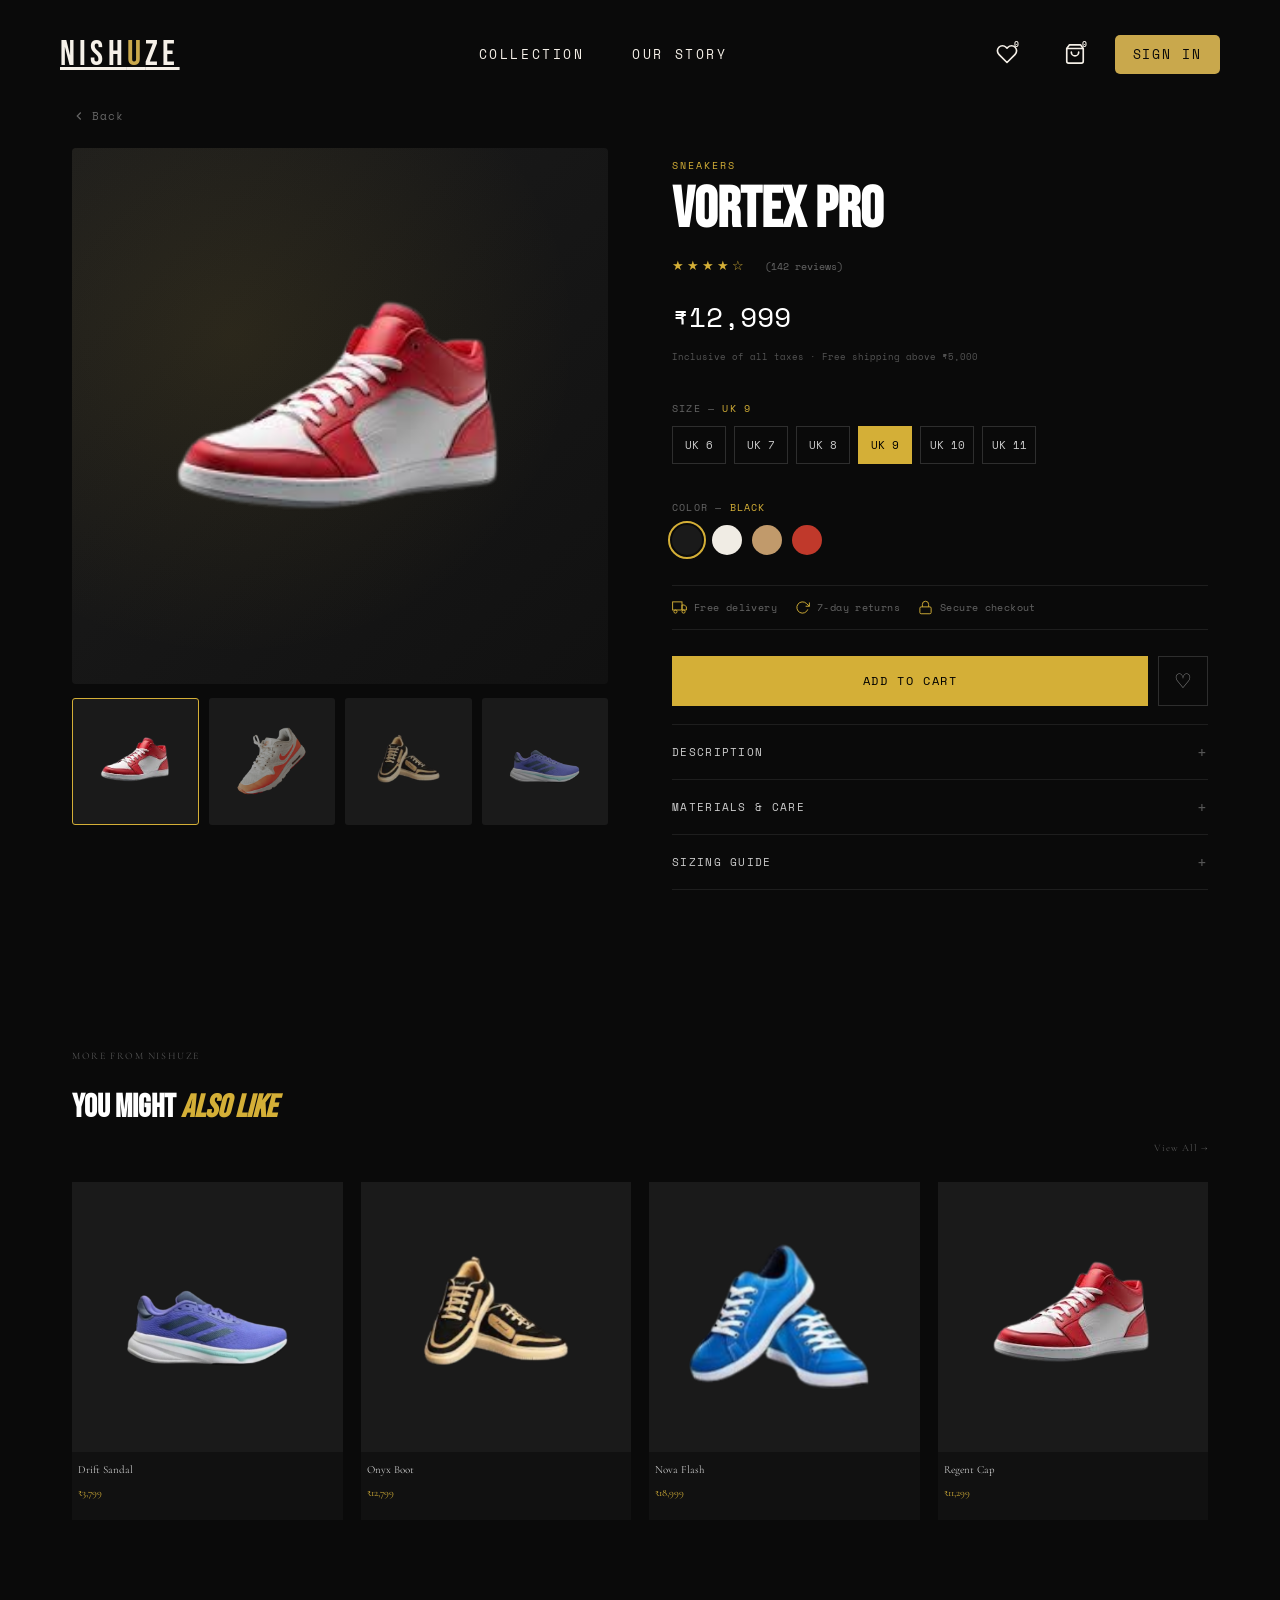
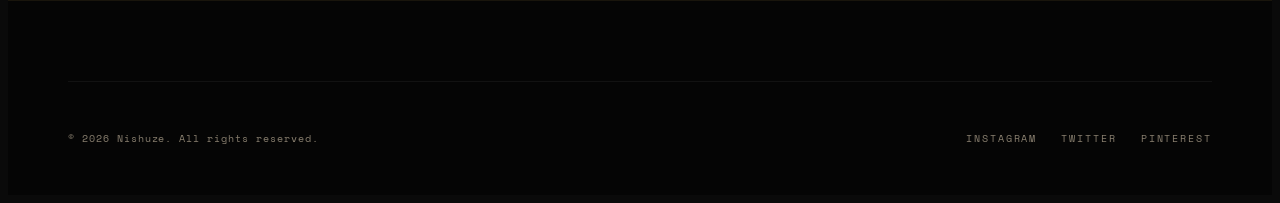
<file: product.html>
<!DOCTYPE html>
<html lang="en">

<head>
  <meta charset="UTF-8" />
  <meta name="viewport" content="width=device-width, initial-scale=1.0" />
  <title>NISHUZE — Product</title>
  <link
    href="https://fonts.googleapis.com/css2?family=Bebas+Neue&family=Cormorant+Garamond:ital,wght@0,300;0,400;0,600;1,300;1,400&family=Space+Mono:wght@400;700&display=swap"
    rel="stylesheet" />
  <link rel="stylesheet" href="css/product.css">
  <link rel="stylesheet" href="css/style.css">
  <script src="js/product.js" defer></script>
</head>

<body>

  <nav>
    <a class="nav-logo" href="index.html">NISH<span>U</span>ZE</a>
    <ul class="nav-links">
      <li><a href="collection.html">COLLECTION</a></li>
      <li><a href="index.html#story">OUR STORY</a></li>
    </ul>
    <div class="nav-right">
      <a href="wishlist.html" class="nav-cart" title="Wishlist" style="margin-right:8px">
        <svg viewBox="0 0 24 24" style="stroke:currentColor;fill:none;stroke-width:1.8">
          <path
            d="M20.84 4.61a5.5 5.5 0 00-7.78 0L12 5.67l-1.06-1.06a5.5 5.5 0 00-7.78 7.78l1.06 1.06L12 21.23l7.78-7.78 1.06-1.06a5.5 5.5 0 000-7.78z" />
        </svg>
        <span class="cart-badge" id="wish-badge">0</span>
      </a>
      <a href="cart.html" class="nav-cart" title="Cart">
        <svg viewBox="0 0 24 24">
          <path d="M6 2L3 6v14a2 2 0 002 2h14a2 2 0 002-2V6l-3-4z" />
          <line x1="3" y1="6" x2="21" y2="6" />
          <path d="M16 10a4 4 0 01-8 0" />
        </svg>
        <span class="cart-badge" id="cart-badge">0</span>
      </a>
      <a href="login.html" class="btn">SIGN IN</a>
    </div>
  </nav>

  <div class="pdp-root">
    <div class="pdp-grid">

      <div class="pdp-gallery">
        <a href="javascript:history.back()" class="pdp-back">
          <svg viewBox="0 0 24 24">
            <polyline points="15 18 9 12 15 6" />
          </svg>
          Back
        </a>
        <div class="pdp-main-img">
          <span class="pdp-badge" id="pdp-badge"></span>
          <img id="main-img" src="" alt="Product" />
        </div>
        <div class="pdp-thumbs" id="thumb-row"></div>
      </div>

      <div class="pdp-info">
        <p class="pdp-cat" id="pdp-category">Sneakers</p>
        <h1 class="pdp-name" id="pdp-name">Loading…</h1>

        <div class="pdp-rating-row">
          <span class="pdp-stars">★★★★☆</span>
          <span class="pdp-rating-count">(142 reviews)</span>
        </div>

        <div class="pdp-price-row">
          <span class="pdp-price" id="pdp-price">₹0</span>
          <span class="pdp-price-orig" id="pdp-original"></span>
          <span class="pdp-price-save" id="pdp-save"></span>
        </div>
        <p class="pdp-tax">Inclusive of all taxes · Free shipping above ₹5,000</p>

        <p class="pdp-opt-label">Size — <span id="size-selected">UK 9</span></p>
        <div class="pdp-sizes" id="size-grid"></div>

        <p class="pdp-opt-label">Color — <span id="color-selected">Black</span></p>
        <div class="pdp-colors" id="color-row"></div>

        <div class="pdp-delivery">
          <div class="pdp-del-item">
            <svg viewBox="0 0 24 24">
              <rect x="1" y="3" width="15" height="13" />
              <path d="M16 8h4l3 3v5h-7z" />
              <circle cx="5.5" cy="18.5" r="2.5" />
              <circle cx="18.5" cy="18.5" r="2.5" />
            </svg>
            Free delivery
          </div>
          <div class="pdp-del-item">
            <svg viewBox="0 0 24 24">
              <polyline points="23 4 23 10 17 10" />
              <path d="M20.49 15a9 9 0 1 1-2.12-9.36L23 10" />
            </svg>
            7-day returns
          </div>
          <div class="pdp-del-item">
            <svg viewBox="0 0 24 24">
              <rect x="3" y="11" width="18" height="11" rx="2" />
              <path d="M7 11V7a5 5 0 0110 0v4" />
            </svg>
            Secure checkout
          </div>
        </div>

        <div class="pdp-cta">
          <button class="pdp-btn-cart" id="add-cart-btn" onclick="addToCart()">ADD TO CART</button>
          <button class="pdp-btn-wish" id="wish-btn" onclick="toggleWishlist()" title="Wishlist">♡</button>
        </div>

        <div class="pdp-accordion">
          <div class="pdp-acc-item">
            <div class="pdp-acc-hd" onclick="toggleAcc(this)">
              Description <span class="acc-icon">+</span>
            </div>
            <div class="pdp-acc-body" id="pdp-description"></div>
          </div>
          <div class="pdp-acc-item">
            <div class="pdp-acc-hd" onclick="toggleAcc(this)">
              Materials &amp; Care <span class="acc-icon">+</span>
            </div>
            <div class="pdp-acc-body">
              Upper: Full-grain leather · Lining: Breathable mesh · Outsole: Vulcanised rubber.
              Wipe clean with a damp cloth. Avoid prolonged moisture exposure.
            </div>
          </div>
          <div class="pdp-acc-item">
            <div class="pdp-acc-hd" onclick="toggleAcc(this)">
              Sizing Guide <span class="acc-icon">+</span>
            </div>
            <div class="pdp-acc-body">
              Runs true to UK sizing. Between sizes? Go half a size up.
              Customer care available 9 am – 6 pm IST for width queries.
            </div>
          </div>
        </div>
      </div>

    </div>
  </div>

  <div class="pdp-related">
    <div class="pdp-rel-hd">
      <div>
        <p class="pdp-rel-label">More From Nishuze</p>
        <h2 class="pdp-rel-title">You Might <em>Also Like</em></h2>
      </div>
      <a href="collection.html" class="pdp-rel-link">View All →</a>
    </div>
    <div class="pdp-rel-grid" id="related-grid"></div>
  </div>

  <footer>
    <div class="footer-bottom">
      <p class="footer-copy">© 2026 Nishuze. All rights reserved.</p>
      <div class="footer-social">
        <a href="#">Instagram</a>
        <a href="#">Twitter</a>
        <a href="#">Pinterest</a>
      </div>
    </div>
  </footer>

  <div class="pdp-toast" id="toast"></div>


</body>

</html>
</file>
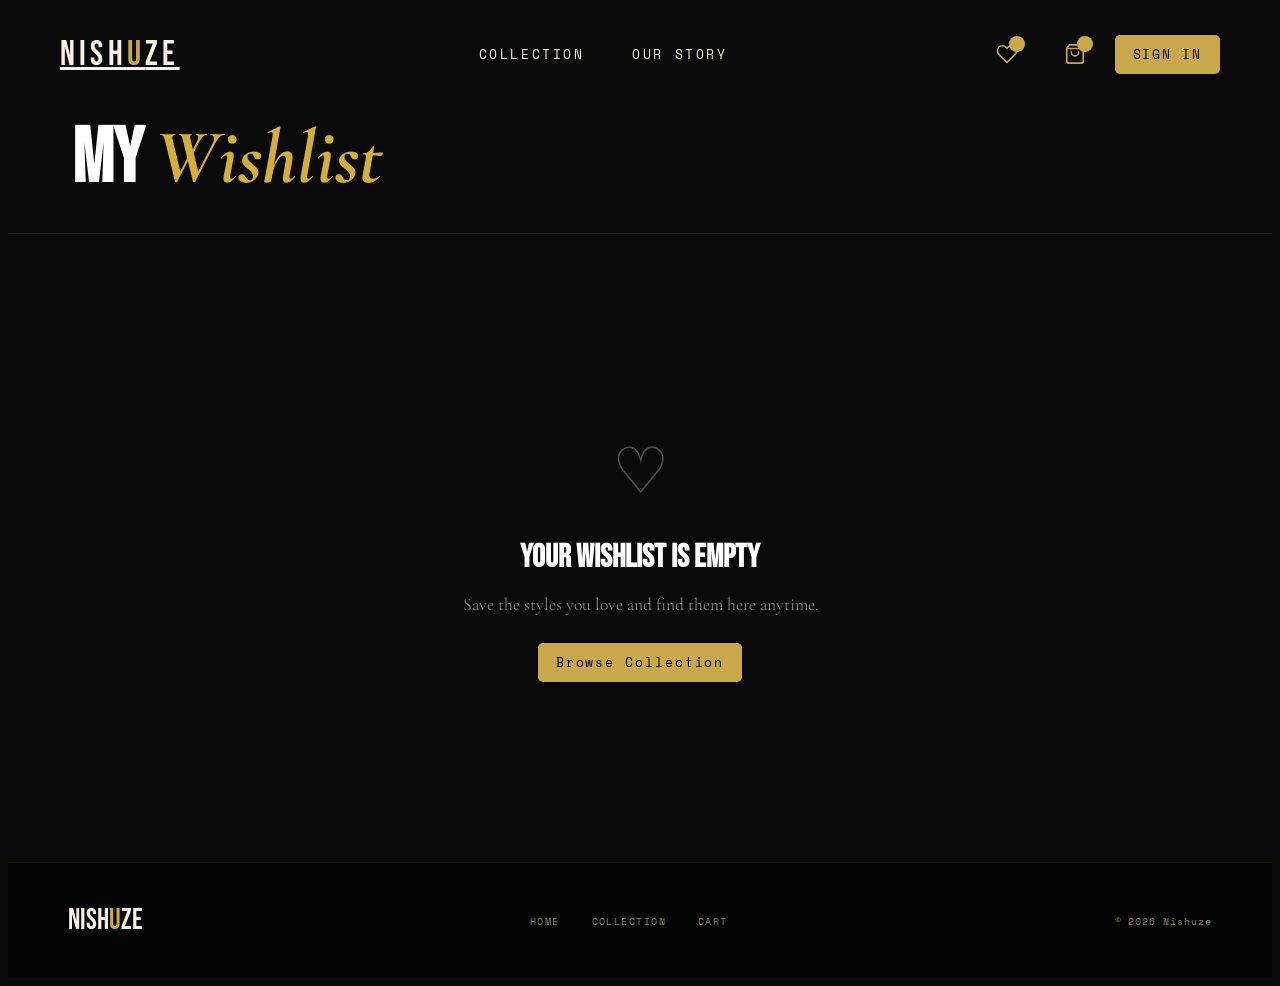
<file: wishlist.html>
<!DOCTYPE html>
  <html lang="en">
  <head>
    <meta charset="UTF-8" />
    <meta name="viewport" content="width=device-width, initial-scale=1.0" />
    <title>NISHUZE — Wishlist</title>
    <link href="https://fonts.googleapis.com/css2?family=Bebas+Neue&family=Cormorant+Garamond:ital,wght@0,300;0,400;0,600;1,300;1,400&family=Space+Mono:wght@400;700&display=swap" rel="stylesheet" />
    <link rel="stylesheet" href="css/style.css">
    <link rel="stylesheet" href="css/collection.css">
    <link rel="stylesheet" href="css/wishlist.css">
    <script src="js/storage.js"></script>
    <script src="js/wishlist.js"></script>
  </head>
  <body>

    <nav>
      <a class="nav-logo" href="index.html">NISH<span>U</span>ZE</a>
      <ul class="nav-links">
        <li><a href="collection.html">COLLECTION</a></li>
        <li><a href="index.html#story">OUR STORY</a></li>
      </ul>
      <div class="nav-right">
        <a href="wishlist.html" class="nav-cart" title="Wishlist" style="margin-right:8px">
          <svg viewBox="0 0 24 24" style="stroke:currentColor;fill:none;stroke-width:1.8">
            <path d="M20.84 4.61a5.5 5.5 0 00-7.78 0L12 5.67l-1.06-1.06a5.5 5.5 0 00-7.78 7.78l1.06 1.06L12 21.23l7.78-7.78 1.06-1.06a5.5 5.5 0 000-7.78z"/>
          </svg>
          <span class="cart-badge" id="wish-badge">0</span>
        </a>
        <a href="cart.html" class="nav-cart" title="Cart">
          <svg viewBox="0 0 24 24"><path d="M6 2L3 6v14a2 2 0 002 2h14a2 2 0 002-2V6l-3-4z"/><line x1="3" y1="6" x2="21" y2="6"/><path d="M16 10a4 4 0 01-8 0"/></svg>
          <span class="cart-badge" id="cart-badge">0</span>
        </a>
        <a href="login.html" class="btn">SIGN IN</a>
      </div>
    </nav>

    <div class="page-header">
      <h1 class="page-title">My <em>Wishlist</em></h1>
      <p class="wish-count" id="wish-count"></p>
    </div>

    <div class="wish-page">
      <div id="wish-content"></div>
    </div>

    <footer>
      <div class="footer-logo">NISH<span>U</span>ZE</div>
      <div class="footer-links">
        <a href="index.html">Home</a>
        <a href="collection.html">Collection</a>
        <a href="cart.html">Cart</a>
      </div>
      <p class="footer-copy">© 2026 Nishuze</p>
    </footer>

    <div class="toast" id="toast"></div>
  </body>
  </html>
</file>
<file: css/style.css>
html {
  scroll-behavior: smooth;
}

body {
  background: #0a0a0a;
  color: #f5f0e8;
  font-family: "Cormorant Garamond", serif;
}

h1 {
  margin-bottom: 0;
}

nav {
  position: fixed;
  top: 0;
  left: 0;
  right: 0;
  z-index: 100;
  display: flex;
  justify-content: space-between;
  align-items: center;
  padding: 28px 60px;
  background: #0a0a0a;
}

.nav-logo {
  font-family: "Bebas Neue", sans-serif;
  font-size: 2.2rem;
  letter-spacing: 0.12em;
  color: #f5f0e8;
  margin: 0 0;
}

.nav-logo span {
  color: #c9a84c;
}

.nav-links {
  display: flex;
  gap: 48px;
  list-style: none;
}

.nav-links a {
  font-family: "Space Mono", monospace;
  font-size: 0.8rem;
  letter-spacing: 0.2em;
  color: #f5f0e8;
  text-decoration: none;
}

.nav-links a:hover {
  color: #c9a84c;
}

.nav-right {
  display: flex;
  align-items: center;
  gap: 20px;
}
.nav-cart {
  position: relative;
  display: flex;
  align-items: center;
  justify-content: center;
  width: 40px;
  height: 40px;
  color: var(--gold);
  text-decoration: none;
}
.nav-cart svg {
  width: 22px;
  height: 22px;
  stroke: currentColor;
  fill: none;
  stroke-width: 1.8;
  stroke-linecap: round;
  stroke-linejoin: round;
}

.cart-badge {
  position: absolute;
  top: 2px;
  right: 2px;
  width: 16px;
  height: 16px;
  background: var(--gold);
  color: var(--black);
  border-radius: 50%;
  font-family: "Space Mono", monospace;
  font-size: 0.5rem;
  font-weight: 700;
  display: flex;
  align-items: center;
  justify-content: center;
}

.btn {
  font-family: "Space Mono", monospace;
  font-size: 0.8rem;
  letter-spacing: 0.15em;
  color: #0a0a0a;
  background: #c9a84c;
  text-decoration: none;
  padding: 10px 18px;
  border-radius: 5px;
}

.btn:hover {
  background: #f5f0e8;
}

.hero {
  min-height: 100vh;
  display: grid;
  grid-template-columns: 1fr 1fr;
}

.hero-left {
  display: flex;
  flex-direction: column;
  justify-content: flex-end;
  padding: 0 60px 80px;
}

.hero-title {
  font-family: "Bebas Neue", sans-serif;
  font-size: 5rem;
  line-height: 0.8;
  letter-spacing: -0.01em;
  opacity: 0;
  animation: fadeUp 0.8s 0.5s forwards;
  padding-top: 2rem;
}

.hero-title em {
  font-family: "Cormorant Garamond", serif;
  font-size: 0.6em;
  color: #c9a84c;
  display: block;
  margin-bottom: 2rem;
}

.hero-actions {
  display: flex;
  align-items: center;
  gap: 32px;
  margin-top: 25px;
}

.btn-ghost {
  font-family: "Space Mono", monospace;
  font-size: 0.8rem;
  letter-spacing: 0.15em;
  color: #f5f0e8;
  text-decoration: none;
  border-bottom: 1px solid #c9a84c;
  padding-bottom: 2px;
  transition: color 0.3s;
}

.btn-ghost:hover {
  color: #c9a84c;
}

.hero-right {
  position: relative;
  overflow: hidden;
}

.hero-image-bg {
  position: absolute;
  inset: 0;
  background:
    radial-gradient(
      ellipse at 60% 40%,
      rgba(201, 168, 76, 0.12) 0%,
      transparent 60%
    ),
    radial-gradient(
      ellipse at 20% 80%,
      rgba(184, 74, 46, 0.08) 0%,
      transparent 50%
    ),
    linear-gradient(135deg, #1a1410 0%, #0a0a0a 100%);
}

.hero-shoe-display {
  position: absolute;
  inset: 0;
  display: flex;
  align-items: center;
  justify-content: center;
  padding-top: 50px;
}

.shoe-art {
  width: 520px;
  height: 520px;
  display: flex;
  align-items: center;
  justify-content: center;
}

.shoe-art img {
  width: 420px;
  display: block;
  transform: rotate(-15deg);
  filter: drop-shadow(0 0 60px rgba(201, 168, 76, 0.3))
    drop-shadow(0 30px 60px rgba(0, 0, 0, 0.8));
  animation: float 2s ease-in-out infinite;
}

.marquee-strip {
  background: #c9a84c;
  padding: 14px 0;
  overflow: hidden;
  white-space: nowrap;
}

.marquee-inner {
  animation: marquee 18s linear infinite;
}

.marquee-item {
  font-family: "Bebas Neue", sans-serif;
  font-size: 1.1rem;
  letter-spacing: 0.1em;
  color: #0a0a0a;
  padding: 0 40px;
}

.marquee-dot {
  color: #b84a2e;
}

.section-header {
  padding: 60px 60px;
  padding-bottom: 0px;
  display: flex;
  justify-content: space-between;
  align-items: flex-end;
}

.section-label {
  font-family: "Space Mono", monospace;
  font-size: 1rem;
  letter-spacing: 0.3em;
  text-transform: uppercase;
  color: #c9a84c;
  margin-bottom: 16px;
}

.section-title {
  font-family: "Bebas Neue", sans-serif;
  font-size: clamp(3rem, 5vw, 5.5rem);
  line-height: 0.9;
  color: #f5f0e8;
}

.section-title em {
  font-family: "Cormorant Garamond", serif;
  font-style: italic;
  color: #c9a84c;
}

.products-grid {
  display: grid;
  grid-template-columns: repeat(3, 1fr);
  gap: 2px;
  padding: 0 60px 30px;
}

.product-card {
  position: relative;
  overflow: hidden;
  background: #111;
  aspect-ratio: 3/4;
  cursor: pointer;
}

.product-bg {
  position: absolute;
  inset: 0;
  z-index: 0;
}

.product-image {
  position: absolute;
  top: 30%;
  left: 50%;
  transform: translate(-50%, -55%);
  z-index: 1;
  transition: transform 0.5s ease;
}

.product-image img {
  width: 180px;
  display: block;
  filter: drop-shadow(0 25px 40px rgba(0, 0, 0, 0.7));
}

.product-card:hover .product-image {
  transform: translate(-50%, -60%) scale(1.05) rotate(-5deg);
}

.product-card:hover .product-name {
  color: #d4af37;
}

.product-info {
  position: absolute;
  bottom: 0;
  left: 0;
  right: 0;
  padding: 30px;
  background: linear-gradient(
    to top,
    rgba(10, 10, 10, 0.95) 0%,
    transparent 100%
  );
  transform: translateY(0);
}

.product-name {
  font-family: "Bebas Neue", sans-serif;
  font-size: 1.8rem;
  letter-spacing: 0.05em;
  color: #f5f0e8;
}

.product-price {
  font-family: "Space Mono", monospace;
  font-size: 0.9rem;
  color: #c9a84c;
}

.story-section {
  display: grid;
  grid-template-columns: 1fr 1fr;
  min-height: 80vh;
  margin: 0 60px;
  border: 1px solid rgba(201, 168, 76, 0.15);
  overflow: hidden;
  position: relative;
}

.story-left {
  display: flex;
  align-items: center;
  justify-content: center;
  overflow: hidden;
}

.story-left img {
  width: 100%;
  height: 100%;
  object-fit: cover;
  display: block;
}

.story-right {
  padding: 30px 60px;
  display: flex;
  flex-direction: column;
  justify-content: center;
}

.subtitle {
  font-size: 1.3rem;
  font-weight: 400;
  line-height: 1.4;
  color: #8a8070;
  margin-bottom: 20px;
}

.story-stats {
  display: grid;
  grid-template-columns: repeat(3, 1fr);
  gap: 30px;
  margin-top: 30px;
  padding-top: 20px;
  border-top: 1px solid rgba(201, 168, 76, 0.2);
}

.stat-num {
  font-family: "Bebas Neue", sans-serif;
  font-size: 2.5rem;
  color: #c9a84c;
  line-height: 1;
}

.stat-label {
  font-family: "Space Mono", monospace;
  font-size: 1rem;
  color: #8a8070;
  margin-top: 4px;
}

footer {
  background: #050505;
  border-top: 1px solid rgba(201, 168, 76, 0.1);
  padding: 80px 60px 40px;
}

.footer-bottom {
  display: flex;
  justify-content: space-between;
  align-items: center;
  padding-top: 40px;
  border-top: 1px solid rgba(255, 255, 255, 0.05);
}

.footer-copy {
  font-family: "Space Mono", monospace;
  font-size: 0.6rem;
  color: #8a8070;
  letter-spacing: 0.1em;
}

.footer-social {
  display: flex;
  gap: 24px;
}

.footer-social a {
  font-family: "Space Mono", monospace;
  font-size: 0.6rem;
  letter-spacing: 0.2em;
  text-transform: uppercase;
  color: #8a8070;
  text-decoration: none;
  transition: color 0.3s;
}

.footer-social a:hover {
  color: #c9a84c;
}

@keyframes fadeUp {
  from {
    opacity: 0;
    transform: translateY(30px);
  }

  to {
    opacity: 1;
    transform: translateY(0);
  }
}

@keyframes float {
  0%,
  50% {
    transform: rotate(-15deg) translateY(0);
  }

  50% {
    transform: rotate(-15deg) translateY(-16px);
  }
}

@keyframes marquee {
  from {
    transform: translateX(0);
  }

  to {
    transform: translateX(-50%);
  }
}
</file>
<file: css/collection.css>
:root {
  --cream: #f5f0e8;
  --gold: #c9a84c;
  --muted: #8a8070;
  --white: #fefefe;
}

.nav-links a.active {
  opacity: 1;
  color: var(--gold);
}

.page-header {
  padding: 80px 50px 60px;
  border-bottom: 3px solid rgba(201, 168, 76, 0.1);
}

.page-title {
  font-family: "Bebas Neue", sans-serif;
  font-size: 4rem;
  line-height: 0.9;
  margin-top: 2rem;
}

.page-title em {
  font-family: "Cormorant Garamond", serif;
  font-style: italic;
  color: var(--gold);
}

.collection-grid {
  display: grid;
  grid-template-columns: repeat(4, 1fr);
  gap: 1px;
  padding: 1px;
  background: rgba(201, 168, 76, 0.05);
}

.product-card {
  position: relative;
  background: #0d0d0d;
  aspect-ratio: 3/4;
  overflow: hidden;
  display: flex;
  flex-direction: column;
}

.product-card:hover {
  background: #111;
}

.card-overlay .product-visual {
  position: absolute;
  height: 65%;
  display: flex;
  align-items: center;
  justify-content: center;
  z-index: 1;
}

.product-visual img {
  max-width: 85%;
  max-height: 85%;
  object-fit: contain;
  display: block;
  margin: auto;
  object-position: center bottom;
  transform: translateY(10%);
  filter: drop-shadow(0 12px 28px rgba(0, 0, 0, 0.55));
  transition: transform 0.5s cubic-bezier(0.4, 0, 0.2, 1);
}

.product-card:hover .product-visual {
  transform: translateY(-8px) scale(1.03);
}

.product-glow {
  position: absolute;
  width: 200px;
  height: 200px;
  border-radius: 50%;
  opacity: 0;
  transition: opacity 0.5s;
  pointer-events: none;
}

.product-card:hover .product-glow {
  opacity: 1;
}

.glow-gold {
  background: radial-gradient(
    circle,
    rgba(201, 168, 76, 0.2) 0%,
    transparent 70%
  );
}

.glow-rust {
  background: radial-gradient(
    circle,
    rgba(184, 74, 46, 0.2) 0%,
    transparent 70%
  );
}

.glow-cool {
  background: radial-gradient(
    circle,
    rgba(100, 160, 220, 0.15) 0%,
    transparent 70%
  );
}

.card-overlay {
  position: absolute;
  bottom: 0;
  left: 0;
  right: 0;
  height: 35%;
  padding: 24px;
  background: linear-gradient(
    to top,
    rgba(10, 10, 10, 1) 0%,
    rgba(10, 10, 10, 0.85) 100%
  );
  z-index: 2;
  display: flex;
  flex-direction: column;
  justify-content: flex-end;
}

.card-name {
  font-family: "Bebas Neue", sans-serif;
  font-size: 1.6rem;
  letter-spacing: 0.04em;
  line-height: 1;
}

.card-price {
  font-family: "Space Mono", monospace;
  font-size: 0.8rem;
  color: var(--gold);
  margin-top: 8px;
}

.card-actions {
  display: flex;
  gap: 8px;
  margin-top: 12px;
  opacity: 0;
  transform: translateY(8px);
  transition: all 0.3s;
}

.product-card:hover .card-actions {
  opacity: 1;
  transform: translateY(0);
}

.btn-add {
  font-family: "Space Mono", monospace;
  font-size: 0.6rem;
  letter-spacing: 0.12em;
  text-transform: uppercase;
  background: var(--gold);
  color: var(--black);
  border: none;
  padding: 10px 18px;
  flex: 1;
  transition: background 0.2s;
}

.btn-add:hover {
  background: var(--cream);
  color: #050505;
}

.btn-wish {
  background: transparent;
  border: 1px solid rgba(255, 255, 255, 0.2);
  color: var(--cream);
  padding: 10px 14px;
  transition: border-color 0.2s;
  font-size: 0.9rem;
}

.btn-wish:hover {
  border-color: var(--gold);
}

footer {
  background: #050505;
  border-top: 1px solid rgba(201, 168, 76, 0.1);
  padding: 40px 60px;
  display: flex;
  justify-content: space-between;
  align-items: center;
}

.footer-logo {
  font-family: "Bebas Neue", sans-serif;
  font-size: 1.8rem;
  color: var(--cream);
}

.footer-logo span {
  color: var(--gold);
}

.footer-links {
  display: flex;
  gap: 32px;
}

.footer-links a {
  font-family: "Space Mono", monospace;
  font-size: 0.6rem;
  letter-spacing: 0.15em;
  text-transform: uppercase;
  color: var(--muted);
  text-decoration: none;
  transition: color 0.3s;
}

.footer-links a:hover {
  color: var(--gold);
}

.footer-copy {
  font-family: "Space Mono", monospace;
  font-size: 0.6rem;
  color: var(--muted);
}

.btn-wish.wishlisted {
  color: #e05c7a;
}

.toast {
  position: fixed;
  bottom: 30px;
  right: 30px;
  background: #1a1a1a;
  border: 1px solid #d4af37;
  color: #fff;
  font-family: "Space Mono", monospace;
  font-size: 0.7rem;
  letter-spacing: 0.08em;
  padding: 14px 22px;
  z-index: 9999;
  opacity: 0;
  transform: translateY(10px);
  transition: all 0.3s;
  pointer-events: none;
}

.toast.show {
  opacity: 1;
  transform: translateY(0);
}

.product-visual {
  cursor: pointer;
}

.card-name {
  cursor: pointer;
}

.card-name:hover {
  color: #d4af37;
}
</file>
<file: css/cart.css>
.page-header {
  padding: 70px 50px 30px;
  display: flex;
  align-items: flex-end;
  justify-content: space-between;
}

.page-label {
  font-family: "Space Mono", monospace;
  font-size: 0.8rem;
  letter-spacing: 0.3em;
  text-transform: uppercase;
  color: var(--gold);
  margin-top: 30px;
}

.item-count {
  font-family: "Space Mono", monospace;
  font-size: 0.7rem;
  color: var(--muted);
  letter-spacing: 0.1em;
}

.cart-layout {
  display: grid;
  grid-template-columns: 1fr 400px;
  gap: 2px;
  padding: 2px;
  min-height: 70vh;
  background: rgba(201, 168, 76, 0.04);
}

.cart-item {
  display: grid;
  grid-template-columns: 140px 1fr auto;
  gap: 32px;
  align-items: center;
  padding: 36px 48px;
  border-bottom: 1px solid rgba(255, 255, 255, 0.05);
  transition: background 0.3s;
  position: relative;
  overflow: hidden;
}

.cart-item::before {
  content: "";
  position: absolute;
  left: 0;
  top: 0;
  bottom: 0;
  width: 2px;
  background: var(--gold);
  transform: scaleY(0);
  transition: transform 0.3s ease;
  transform-origin: bottom;
}

.cart-item:hover {
  background: rgba(255, 255, 255, 0.02);
}

.cart-item:hover::before {
  transform: scaleY(1);
}

.item-img {
  width: 140px;
  height: 140px;
  display: flex;
  align-items: center;
  justify-content: center;
  position: relative;
  overflow: hidden;
  flex-shrink: 0;
}

.item-img::after {
  content: "";
  position: absolute;
  inset: 0;
  background: radial-gradient(
    ellipse at 50% 40%,
    rgba(201, 168, 76, 0.1),
    transparent 70%
  );
}

.item-img img {
  width: 110px;
  height: 110px;
  object-fit: contain;
  filter: drop-shadow(0 8px 20px rgba(0, 0, 0, 0.6));
  transition: transform 0.4s ease;
}

.cart-item:hover .item-img img {
  transform: scale(1.06) translateY(-4px);
}

.item-details {
  display: flex;
  flex-direction: column;
  gap: 8px;
}

.item-category {
  font-family: "Space Mono", monospace;
  font-size: 0.55rem;
  letter-spacing: 0.25em;
  text-transform: uppercase;
  color: var(--muted);
}

.item-name {
  font-family: "Bebas Neue", sans-serif;
  font-size: 2rem;
  letter-spacing: 0.04em;
  color: var(--cream);
  line-height: 1;
}

.item-meta {
  display: flex;
  gap: 20px;
  margin-top: 4px;
}

.item-meta span {
  font-family: "Space Mono", monospace;
  font-size: 0.6rem;
  letter-spacing: 0.15em;
  text-transform: uppercase;
  color: var(--muted);
  border: 1px solid rgba(255, 255, 255, 0.08);
  padding: 5px 12px;
}

.item-qty {
  display: flex;
  align-items: center;
  gap: 0;
  border: 1px solid rgba(255, 255, 255, 0.1);
  margin-top: 14px;
  width: fit-content;
}

.qty-btn {
  width: 34px;
  height: 34px;
  background: transparent;
  color: var(--cream);
  font-family: "Space Mono", monospace;
  font-size: 1rem;
  transition:
    background 0.2s,
    color 0.2s;
  display: flex;
  align-items: center;
  justify-content: center;
}

.qty-btn:hover {
  background: var(--gold);
}

.qty-val {
  width: 40px;
  height: 34px;
  display: flex;
  align-items: center;
  justify-content: center;
  font-family: "Space Mono", monospace;
  font-size: 0.75rem;
  border-left: 1px solid rgba(255, 255, 255, 0.1);
  border-right: 1px solid rgba(255, 255, 255, 0.1);
  color: var(--cream);
}

.item-actions {
  display: flex;
  flex-direction: column;
  align-items: flex-end;
  gap: 12px;
}

.btn-remove {
  background: transparent;
  border: none;
  color: white;
  font-family: "Space Mono", monospace;
  font-size: 0.6rem;
  letter-spacing: 0.1em;
  text-transform: uppercase;
  padding: 6px 0;
  display: flex;
  align-items: center;
  gap: 8px;
  transition: color 0.3s;
}

.btn-remove:hover {
  color: var(--rust);
}

.btn-remove svg {
  width: 14px;
  height: 14px;
  stroke: currentColor;
  fill: none;
  stroke-width: 2;
  stroke-linecap: round;
}

.btn-wishlist {
  background: transparent;
  border: 1px solid rgba(255, 255, 255, 0.08);
  color: var(--muted);
  font-family: "Space Mono", monospace;
  font-size: 0.55rem;
  letter-spacing: 0.1em;
  text-transform: uppercase;
  padding: 8px 14px;
  display: flex;
  align-items: center;
  gap: 7px;
  transition:
    border-color 0.3s,
    color 0.3s;
}

.btn-wishlist .wish-heart {
  fill: #555;
  transition: fill 0.2s;
}

.btn-wishlist:hover .wish-heart {
  fill: #e05c7a;
}

.btn-wishlist.wishlisted .wish-heart {
  fill: #e05c7a;
}

.toast {
  position: fixed;
  bottom: 30px;
  right: 30px;
  background: #1a1a1a;
  border: 1px solid #d4af37;
  color: #fff;
  font-family: "Space Mono", monospace;
  font-size: 0.7rem;
  letter-spacing: 0.08em;
  padding: 14px 22px;
  z-index: 9999;
  opacity: 0;
  transform: translateY(10px);
  transition: all 0.3s;
  pointer-events: none;
}

.toast.show {
  opacity: 1;
  transform: translateY(0);
}

.item-subtotal {
  font-family: "Space Mono", monospace;
  font-size: 0.85rem;
  color: var(--cream);
  white-space: nowrap;
  align-self: center;
}

.continue-strip {
  padding: 28px 48px;
  display: flex;
  align-items: center;
  gap: 16px;
}

.btn-continue {
  font-family: "Space Mono", monospace;
  font-size: 0.65rem;
  letter-spacing: 0.15em;
  text-transform: uppercase;
  color: var(--muted);
  text-decoration: none;
  display: flex;
  align-items: center;
  gap: 10px;
  transition: color 0.3s;
}

.btn-continue svg {
  width: 16px;
  height: 16px;
  stroke: currentColor;
  fill: none;
  stroke-width: 2;
  stroke-linecap: round;
  stroke-linejoin: round;
}

.btn-continue:hover {
  color: var(--gold);
}

.order-summary {
  padding: 48px 40px;
  background: #161616;
  display: flex;
  flex-direction: column;
  gap: 0;
  position: sticky;
  top: 73px;
  align-self: start;
  height: fit-content;
}

.summary-title {
  font-family: "Bebas Neue", sans-serif;
  font-size: 2rem;
  letter-spacing: 0.06em;
  color: var(--cream);
  margin-bottom: 36px;
}

.summary-title em {
  font-family: "Cormorant Garamond", serif;
  font-style: italic;
  color: var(--gold);
}

.summary-row {
  display: flex;
  justify-content: space-between;
  align-items: center;
  padding: 14px 0;
  border-bottom: 1px solid rgba(255, 255, 255, 0.05);
}

.summary-row:last-of-type {
  border-bottom: none;
}

.summary-label {
  font-family: "Space Mono", monospace;
  font-size: 0.62rem;
  letter-spacing: 0.15em;
  text-transform: uppercase;
  color: var(--muted);
}

.summary-value {
  font-family: "Space Mono", monospace;
  font-size: 0.75rem;
  color: var(--cream);
}

.summary-value.discount {
  color: #6dbe8d;
}

.summary-divider {
  height: 1px;
  background: rgba(201, 168, 76, 0.2);
  margin: 24px 0;
}

.summary-total-row {
  display: flex;
  justify-content: space-between;
  align-items: baseline;
  margin-bottom: 32px;
}

.total-label {
  font-family: "Space Mono", monospace;
  font-size: 0.65rem;
  letter-spacing: 0.2em;
  text-transform: uppercase;
  color: var(--muted);
}

.total-value {
  font-family: "Bebas Neue", sans-serif;
  font-size: 2.2rem;
  color: var(--gold);
  line-height: 1;
}

.total-note {
  font-family: "Space Mono", monospace;
  font-size: 0.55rem;
  color: var(--muted);
  letter-spacing: 0.1em;
  margin-top: 4px;
}

.promo-box {
  display: flex;
  gap: 0;
  margin-bottom: 28px;
}

.promo-input {
  flex: 1;
  background: rgba(255, 255, 255, 0.03);
  border: 1px solid rgba(255, 255, 255, 0.1);
  border-right: none;
  color: var(--cream);
  font-family: "Space Mono", monospace;
  font-size: 0.65rem;
  letter-spacing: 0.1em;
  padding: 13px 16px;
  outline: none;
  transition: border-color 0.3s;
}

.promo-input::placeholder {
  color: rgba(138, 128, 112, 0.4);
  text-transform: uppercase;
  letter-spacing: 0.15em;
}

.promo-input:focus {
  border-color: var(--gold);
}

.promo-btn {
  font-family: "Space Mono", monospace;
  font-size: 0.6rem;
  letter-spacing: 0.1em;
  text-transform: uppercase;
  background: rgba(255, 255, 255, 0.06);
  color: var(--cream);
  border: 1px solid rgba(255, 255, 255, 0.1);
  padding: 13px 18px;
  transition:
    background 0.2s,
    color 0.2s;
}

.promo-btn:hover {
  background: var(--gold);
  color: var(--black);
  border-color: var(--gold);
}

.promo-applied {
  display: flex;
  align-items: center;
  gap: 10px;
  font-family: "Space Mono", monospace;
  font-size: 0.6rem;
  letter-spacing: 0.1em;
  color: #6dbe8d;
  margin-bottom: 24px;
  padding: 10px 14px;
  background: rgba(109, 190, 141, 0.07);
  border: 1px solid rgba(109, 190, 141, 0.2);
}

.promo-applied svg {
  width: 14px;
  height: 14px;
  stroke: currentColor;
  fill: none;
  stroke-width: 2.5;
  stroke-linecap: round;
  stroke-linejoin: round;
  flex-shrink: 0;
}

.btn-checkout {
  width: 100%;
  font-family: "Space Mono", monospace;
  font-size: 0.8rem;
  letter-spacing: 0.2em;
  text-transform: uppercase;
  background: var(--gold);
  color: var(--black);
  border: none;
  padding: 20px;
  transition:
    background 0.3s,
    transform 0.2s;
  position: relative;
  overflow: hidden;
  font-weight: 700;
}

.btn-checkout::before {
  content: "";
  position: absolute;
  top: 0;
  left: -100%;
  width: 100%;
  height: 100%;
  background: linear-gradient(
    90deg,
    transparent,
    rgba(255, 255, 255, 0.2),
    transparent
  );
  transition: left 0.5s;
}

.btn-checkout:hover {
  background: var(--cream);
  transform: translateY(-2px);
}

.btn-checkout:hover::before {
  left: 100%;
}

.checkout-note {
  text-align: center;
  margin-top: 16px;
  font-family: "Space Mono", monospace;
  font-size: 0.55rem;
  letter-spacing: 0.1em;
  color: var(--muted);
  display: flex;
  align-items: center;
  justify-content: center;
  gap: 8px;
}

.checkout-note svg {
  width: 12px;
  height: 12px;
  stroke: currentColor;
  fill: none;
  stroke-width: 2;
  stroke-linecap: round;
  stroke-linejoin: round;
  flex-shrink: 0;
}

.payment-icons {
  display: flex;
  gap: 10px;
  justify-content: center;
  margin-top: 20px;
}

.pay-icon {
  font-family: "Space Mono", monospace;
  font-size: 0.5rem;
  letter-spacing: 0.08em;
  text-transform: uppercase;
  color: var(--muted);
  border: 1px solid rgba(255, 255, 255, 0.08);
  padding: 5px 10px;
}

.upsell-section {
  padding: 80px 60px 100px;
}

.upsell-header {
  display: flex;
  justify-content: space-between;
  align-items: flex-end;
  margin-bottom: 48px;
}

.upsell-title {
  font-family: "Bebas Neue", sans-serif;
  font-size: clamp(2.5rem, 4vw, 4rem);
  line-height: 0.9;
}

.upsell-title em {
  font-family: "Cormorant Garamond", serif;
  font-style: italic;
  color: var(--gold);
}

.upsell-link {
  font-family: "Space Mono", monospace;
  font-size: 0.65rem;
  letter-spacing: 0.15em;
  text-transform: uppercase;
  color: var(--muted);
  text-decoration: none;
  border-bottom: 1px solid rgba(201, 168, 76, 0.4);
  padding-bottom: 2px;
  transition: color 0.3s;
}

.upsell-link:hover {
  color: var(--gold);
}

.upsell-grid {
  display: grid;
  grid-template-columns: repeat(4, 1fr);
  gap: 2px;
}

.upsell-card {
  position: relative;
  background: #0d0d0d;
  aspect-ratio: 3/4;
  overflow: hidden;
  transition: background 0.3s;
}

.upsell-card:hover {
  background: #111;
}

.upsell-img {
  position: absolute;
  top: 0;
  left: 0;
  right: 0;
  bottom: 100px;
  display: flex;
  align-items: center;
  justify-content: center;
  padding: 24px 20px 10px;
}

.upsell-img img {
  width: 100%;
  height: 100%;
  object-fit: contain;
  filter: drop-shadow(0 10px 24px rgba(0, 0, 0, 0.55));
  transition: transform 0.5s ease;
}

.upsell-card:hover .upsell-img img {
  transform: scale(1.06) translateY(-6px);
}

.upsell-info {
  position: absolute;
  bottom: 0;
  left: 0;
  right: 0;
  padding: 22px 20px 20px;
  background: linear-gradient(
    to top,
    rgba(10, 10, 10, 1) 0%,
    rgba(10, 10, 10, 0.7) 55%,
    transparent 100%
  );
  z-index: 2;
}

.upsell-name {
  font-family: "Bebas Neue", sans-serif;
  font-size: 1.4rem;
  color: var(--cream);
  line-height: 1;
}

.upsell-price {
  font-family: "Space Mono", monospace;
  font-size: 0.72rem;
  color: var(--gold);
  margin-top: 6px;
}

.upsell-add {
  width: 100%;
  margin-top: 10px;
  font-family: "Space Mono", monospace;
  font-size: 0.55rem;
  letter-spacing: 0.12em;
  text-transform: uppercase;
  background: rgba(201, 168, 76, 0.08);
  color: var(--gold);
  border: 1px solid rgba(201, 168, 76, 0.25);
  padding: 9px;
  opacity: 0;
  transform: translateY(6px);
  transition: all 0.3s;
}

.upsell-card:hover .upsell-add {
  opacity: 1;
  transform: translateY(0);
}

.upsell-add:hover {
  background: var(--gold);
  color: var(--black);
}
</file>
<file: css/login.css>
:root {
  --black: #0a0a0a;
  --cream: #f5f0e8;
  --gold: #c9a84c;
  --rust: #b84a2e;
  --muted: #8a8070;
  --white: #fefefe;
}

body {
  background: var(--black);
  color: var(--cream);
  font-family: "Cormorant Garamond", serif;
  min-height: 100vh;
  overflow: hidden;
}

.page-wrapper {
  display: grid;
  grid-template-columns: 1fr 1fr;
  min-height: 100vh;
}

.left-panel {
  position: relative;
  background: linear-gradient(135deg, #1a1408 0%, #0d0d0d 100%);
  display: flex;
  flex-direction: column;
  justify-content: space-between;
  padding: 50px;
  overflow: hidden;
}

.left-panel::before {
  content: "";
  position: absolute;
  top: -200px;
  left: -200px;
  width: 600px;
  height: 600px;
  border-radius: 50%;
  background: radial-gradient(
    circle,
    rgba(201, 168, 76, 0.1) 0%,
    transparent 60%
  );
  pointer-events: none;
}

.left-panel::after {
  content: "";
  position: absolute;
  bottom: -100px;
  right: -100px;
  width: 400px;
  height: 400px;
  border-radius: 50%;
  background: radial-gradient(
    circle,
    rgba(184, 74, 46, 0.08) 0%,
    transparent 60%
  );
  pointer-events: none;
}

.panel-logo a {
  font-family: "Bebas Neue", sans-serif;
  font-size: 2.5rem;
  letter-spacing: 0.12em;
  color: var(--cream);
  text-decoration: none;
  position: relative;
  z-index: 1;
}

.panel-logo a span {
  color: var(--gold);
}

.panel-center {
  position: relative;
  z-index: 1;
}

.panel-shoe {
  font-size: 200px;
  display: block;
  text-align: center;
  filter: drop-shadow(0 0 60px rgba(201, 168, 76, 0.25));
  animation: floatShoe 5s ease-in-out infinite;
  margin-bottom: 32px;
}

@keyframes floatShoe {
  0%,
  100% {
    transform: rotate(-10deg) translateY(0);
  }

  50% {
    transform: rotate(-10deg) translateY(-16px);
  }
}

.panel-quote {
  font-family: "Cormorant Garamond", serif;
  font-style: italic;
  font-size: 1.6rem;
  line-height: 1.5;
  color: var(--cream);
  text-align: center;
  max-width: 360px;
  margin: 0 auto;
}

.panel-quote span {
  color: var(--gold);
}

.panel-bottom {
  position: relative;
  z-index: 1;
  display: flex;
  justify-content: space-between;
  align-items: center;
}

.panel-bottom p {
  font-family: "Space Mono", monospace;
  font-size: 0.6rem;
  letter-spacing: 0.15em;
  color: var(--muted);
  text-transform: uppercase;
}

.right-panel {
  background: var(--black);
  display: flex;
  flex-direction: column;
  justify-content: center;
  padding: 60px 80px;
  position: relative;
}

.right-panel::before {
  content: "";
  position: absolute;
  top: 0;
  left: 0;
  width: 1px;
  height: 100%;
  background: linear-gradient(
    to bottom,
    transparent 0%,
    rgba(201, 168, 76, 0.3) 50%,
    transparent 100%
  );
}

.auth-tabs {
  display: flex;
  gap: 0;
  margin-bottom: 20px;
  border-bottom: 1px solid rgba(255, 255, 255, 0.08);
}

.tab-btn {
  font-family: "Space Mono", monospace;
  font-size: 0.75rem;
  letter-spacing: 0.2em;
  text-transform: uppercase;
  color: var(--muted);
  background: transparent;
  border: none;
  padding: 14px 30px 14px 0;
  position: relative;
  transition: color 0.3s;
}

.tab-btn::after {
  content: "";
  position: absolute;
  bottom: -1px;
  left: 0;
  width: 0;
  height: 2px;
  background: var(--gold);
  transition: width 0.4s ease;
}

.tab-btn.active {
  color: var(--cream);
}

.tab-btn.active::after {
  width: 80%;
}

.auth-form {
  display: none;
  animation: fadeUp 0.4s ease;
}

.auth-form.active {
  display: block;
}

@keyframes fadeUp {
  from {
    opacity: 0;
    transform: translateY(16px);
  }

  to {
    opacity: 1;
    transform: translateY(0);
  }
}

.form-title {
  font-family: "Bebas Neue", sans-serif;
  font-size: 3.5rem;
  line-height: 0.95;
  color: var(--cream);
  margin-bottom: 8px;
}

.form-title em {
  font-family: "Cormorant Garamond", serif;
  font-style: italic;
  color: var(--gold);
}

.form-subtitle {
  font-size: 1rem;
  color: var(--muted);
  margin-bottom: 40px;
  line-height: 1.5;
}

.form-group {
  margin-bottom: 24px;
  position: relative;
}

.form-label {
  display: block;
  font-family: "Space Mono", monospace;
  font-size: 0.6rem;
  letter-spacing: 0.2em;
  text-transform: uppercase;
  color: var(--muted);
  margin-bottom: 10px;
}

.form-input {
  width: 90%;
  background: rgba(255, 255, 255, 0.03);
  border: 1px solid rgba(255, 255, 255, 0.1);
  color: var(--cream);
  font-family: "Cormorant Garamond", serif;
  font-size: 1.1rem;
  padding: 8px 18px;
  outline: none;
  transition:
    border-color 0.3s,
    background 0.3s;
}

.form-input::placeholder {
  color: rgba(138, 128, 112, 0.5);
}

.form-input:focus {
  border-color: var(--gold);
  background: rgba(201, 168, 76, 0.04);
}

.form-row {
  display: grid;
  grid-template-columns: 1fr 1fr;
  gap: 16px;
}

.form-check {
  display: flex;
  align-items: center;
  gap: 12px;
  margin-bottom: 28px;
}

.form-check input[type="checkbox"] {
  appearance: none;
  width: 18px;
  height: 18px;
  border: 1px solid rgba(255, 255, 255, 0.2);
  background: transparent;
  position: relative;
  flex-shrink: 0;
  transition: border-color 0.3s;
}

.form-check input[type="checkbox"]:checked {
  background: var(--gold);
  border-color: var(--gold);
}

.form-check input[type="checkbox"]:checked::after {
  content: "✓";
  position: absolute;
  top: -1px;
  left: 2px;
  font-size: 14px;
  color: var(--black);
  font-weight: bold;
}

.form-check label {
  font-family: "Space Mono", monospace;
  font-size: 0.6rem;
  letter-spacing: 0.1em;
  color: var(--muted);
}

.form-check label a {
  color: var(--gold);
  text-decoration: none;
}

.btn-submit {
  width: 100%;
  font-family: "Space Mono", monospace;
  font-size: 0.8rem;
  letter-spacing: 0.2em;
  text-transform: uppercase;
  background: var(--gold);
  color: var(--black);
  border: none;
  padding: 18px;
  transition:
    background 0.3s,
    transform 0.2s;
  font-weight: 700;
  position: relative;
  overflow: hidden;
}

.btn-submit::before {
  content: "";
  position: absolute;
  top: 0;
  left: -100%;
  width: 100%;
  height: 100%;
  background: linear-gradient(
    90deg,
    transparent,
    rgba(255, 255, 255, 0.2),
    transparent
  );
  transition: left 0.5s;
}

.btn-submit:hover {
  background: var(--cream);
  transform: translateY(-2px);
}

.btn-submit:hover::before {
  left: 100%;
}

.forgot-link {
  display: block;
  text-align: right;
  font-family: "Space Mono", monospace;
  font-size: 0.6rem;
  letter-spacing: 0.1em;
  text-transform: uppercase;
  color: var(--muted);
  text-decoration: none;
  margin-top: -12px;
  transition: color 0.3s;
}

.forgot-link:hover {
  color: var(--gold);
}

.back-home {
  position: absolute;
  top: 40px;
  right: 80px;
  font-family: "Space Mono", monospace;
  font-size: 0.6rem;
  letter-spacing: 0.2em;
  text-transform: uppercase;
  color: var(--muted);
  text-decoration: none;
  transition: color 0.3s;
}

.back-home:hover {
  color: var(--gold);
}
</file>
<file: css/product.css>
.pdp-root {
  width: 100%;
  box-sizing: border-box;
  padding: 100px 5vw 80px;
  font-family: "Space Mono", monospace;
  color: #fff;
}

.pdp-grid {
  display: grid;
  grid-template-columns: 1fr 1fr;
  gap: 64px;
  max-width: 1280px;
  margin: 0 auto;
  align-items: start;
}

.pdp-gallery {
  display: flex;
  flex-direction: column;
  gap: 14px;
}

.pdp-back {
  display: inline-flex;
  align-items: center;
  gap: 6px;
  font-size: 0.68rem;
  letter-spacing: 0.1em;
  color: #666;
  text-decoration: none;
  margin-bottom: 10px;
  transition: color 0.2s;
}
.pdp-back:hover {
  color: #fff;
}
.pdp-back svg {
  width: 14px;
  height: 14px;
  stroke: currentColor;
  fill: none;
  stroke-width: 2;
  flex-shrink: 0;
}

.pdp-main-img {
  position: relative;
  background: linear-gradient(135deg, #1c1c1c 0%, #111 100%);
  border-radius: 4px;
  aspect-ratio: 1 / 1;
  overflow: hidden;
  display: flex;
  align-items: center;
  justify-content: center;
}
.pdp-main-img::before {
  content: "";
  position: absolute;
  inset: 0;
  background: radial-gradient(
    ellipse at 30% 35%,
    rgba(212, 175, 55, 0.1) 0%,
    transparent 65%
  );
  pointer-events: none;
}
.pdp-main-img img {
  width: 75%;
  height: 75%;
  object-fit: contain;
  position: relative;
  z-index: 1;
  transition: transform 0.4s ease;
}
.pdp-main-img:hover img {
  transform: scale(1.05) rotate(-1deg);
}

.pdp-badge {
  position: absolute;
  top: 14px;
  left: 14px;
  background: #d4af37;
  color: #000;
  font-size: 0.58rem;
  letter-spacing: 0.14em;
  padding: 4px 10px;
  z-index: 2;
  display: none;
}

.pdp-thumbs {
  display: grid;
  grid-template-columns: repeat(4, 1fr);
  gap: 10px;
}
.pdp-thumb {
  aspect-ratio: 1 / 1;
  background: #1a1a1a;
  border-radius: 3px;
  border: 1px solid transparent;
  display: flex;
  align-items: center;
  justify-content: center;
  cursor: pointer;
  overflow: hidden;
  transition: border-color 0.2s;
}
.pdp-thumb img {
  width: 68%;
  height: 68%;
  object-fit: contain;
  opacity: 0.6;
  transition: opacity 0.2s;
}
.pdp-thumb:hover img,
.pdp-thumb.active img {
  opacity: 1;
}
.pdp-thumb.active {
  border-color: #d4af37;
}

.pdp-info {
  display: flex;
  flex-direction: column;
  gap: 0;
  padding-top: 40px;
}

.pdp-cat {
  font-size: 0.62rem;
  letter-spacing: 0.2em;
  color: #d4af37;
  text-transform: uppercase;
  margin-bottom: 10px;
}

.pdp-name {
  font-family: "Bebas Neue", sans-serif;
  font-size: clamp(2.6rem, 4.5vw, 4.2rem);
  line-height: 0.95;
  color: #fff;
  margin: 0 0 14px;
}

.pdp-stars {
  color: #d4af37;
  font-size: 0.82rem;
  letter-spacing: 3px;
}
.pdp-rating-count {
  font-size: 0.62rem;
  color: #666;
  margin-left: 8px;
}
.pdp-rating-row {
  margin-bottom: 20px;
}

.pdp-price-row {
  display: flex;
  align-items: baseline;
  flex-wrap: wrap;
  gap: 12px;
  margin-bottom: 4px;
}
.pdp-price {
  font-size: 1.75rem;
  color: #fff;
}
.pdp-price-orig {
  font-size: 0.95rem;
  color: #555;
  text-decoration: line-through;
  display: none;
}
.pdp-price-save {
  font-size: 0.65rem;
  color: #4caf76;
  background: rgba(76, 175, 118, 0.12);
  padding: 3px 8px;
  border-radius: 2px;
  display: none;
}
.pdp-tax {
  font-size: 0.58rem;
  color: #555;
  margin-bottom: 28px;
}

.pdp-opt-label {
  font-size: 0.62rem;
  letter-spacing: 0.12em;
  color: #666;
  text-transform: uppercase;
  margin-bottom: 10px;
}
.pdp-opt-label span {
  color: #d4af37;
}

.pdp-sizes {
  display: flex;
  flex-wrap: wrap;
  gap: 8px;
  margin-bottom: 26px;
}
.pdp-size {
  font-family: "Space Mono", monospace;
  font-size: 0.68rem;
  width: 54px;
  height: 38px;
  background: transparent;
  border: 1px solid #2e2e2e;
  color: #ccc;
  cursor: pointer;
  transition: all 0.18s;
}
.pdp-size:hover {
  border-color: #d4af37;
  color: #d4af37;
}
.pdp-size.active {
  background: #d4af37;
  color: #000;
  border-color: #d4af37;
}

.pdp-colors {
  display: flex;
  gap: 10px;
  margin-bottom: 30px;
}
.pdp-color {
  width: 26px;
  height: 26px;
  border-radius: 50%;
  cursor: pointer;
  border: 2px solid transparent;
  transition:
    border-color 0.18s,
    outline 0.18s;
  outline: 2px solid transparent;
  outline-offset: 2px;
}
.pdp-color:hover,
.pdp-color.active {
  outline-color: #d4af37;
}

.pdp-delivery {
  display: flex;
  gap: 18px;
  padding: 14px 0;
  border-top: 1px solid #1e1e1e;
  border-bottom: 1px solid #1e1e1e;
  margin-bottom: 26px;
  flex-wrap: wrap;
}
.pdp-del-item {
  display: flex;
  align-items: center;
  gap: 7px;
  font-size: 0.6rem;
  color: #666;
  letter-spacing: 0.04em;
}
.pdp-del-item svg {
  width: 15px;
  height: 15px;
  stroke: #d4af37;
  fill: none;
  stroke-width: 1.5;
  flex-shrink: 0;
}

.pdp-cta {
  display: flex;
  gap: 10px;
  margin-bottom: 18px;
}
.pdp-btn-cart {
  flex: 1;
  background: #d4af37;
  color: #000;
  border: none;
  font-family: "Space Mono", monospace;
  font-size: 0.72rem;
  letter-spacing: 0.14em;
  padding: 15px 20px;
  cursor: pointer;
  text-transform: uppercase;
  transition:
    background 0.2s,
    transform 0.12s;
}
.pdp-btn-cart:hover {
  background: #e8c94a;
  transform: translateY(-1px);
}
.pdp-btn-cart:active {
  transform: none;
}
.pdp-btn-cart.added {
  background: #4caf76;
  color: #000;
}

.pdp-btn-wish {
  width: 50px;
  height: 50px;
  flex-shrink: 0;
  background: transparent;
  border: 1px solid #2e2e2e;
  color: #888;
  font-size: 1.25rem;
  cursor: pointer;
  display: flex;
  align-items: center;
  justify-content: center;
  transition: all 0.2s;
  line-height: 1;
}
.pdp-btn-wish:hover {
  border-color: #e05c7a;
  color: #e05c7a;
}
.pdp-btn-wish.wishlisted {
  border-color: #e05c7a;
  color: #e05c7a;
  background: rgba(224, 92, 122, 0.08);
}

.pdp-accordion {
  border-top: 1px solid #1e1e1e;
}
.pdp-acc-item {
  border-bottom: 1px solid #1e1e1e;
}
.pdp-acc-hd {
  display: flex;
  justify-content: space-between;
  align-items: center;
  padding: 15px 0;
  cursor: pointer;
  font-size: 0.68rem;
  letter-spacing: 0.12em;
  color: #ccc;
  text-transform: uppercase;
  user-select: none;
}
.pdp-acc-hd .acc-icon {
  transition: transform 0.25s;
  font-size: 1rem;
  color: #555;
}
.pdp-acc-hd.open .acc-icon {
  transform: rotate(45deg);
}
.pdp-acc-body {
  font-family: "Cormorant Garamond", serif;
  font-size: 1rem;
  color: #666;
  line-height: 1.7;
  max-height: 0;
  overflow: hidden;
  transition:
    max-height 0.35s ease,
    padding 0.2s;
}
.pdp-acc-body.open {
  max-height: 260px;
  padding-bottom: 16px;
}

.pdp-related {
  max-width: 1280px;
  margin: 70px auto 0;
  padding: 0 5vw 80px;
}
.pdp-rel-hd {
  display: flex;
  justify-content: space-between;
  align-items: flex-end;
  margin-bottom: 28px;
}
.pdp-rel-label {
  font-size: 0.62rem;
  letter-spacing: 0.16em;
  color: #555;
  text-transform: uppercase;
  margin-bottom: 5px;
}
.pdp-rel-title {
  font-family: "Bebas Neue", sans-serif;
  font-size: 2rem;
  color: #fff;
}
.pdp-rel-title em {
  color: #d4af37;
  font-style: italic;
}
.pdp-rel-link {
  font-size: 0.62rem;
  letter-spacing: 0.1em;
  color: #555;
  text-decoration: none;
}
.pdp-rel-link:hover {
  color: #fff;
}

.pdp-rel-grid {
  display: grid;
  grid-template-columns: repeat(4, 1fr);
  gap: 18px;
}
.pdp-rel-card {
  background: #111;
  text-decoration: none;
  display: block;
  transition: transform 0.25s;
}
.pdp-rel-card:hover {
  transform: translateY(-4px);
}
.pdp-rel-card-img {
  background: #1a1a1a;
  aspect-ratio: 1 / 1;
  display: flex;
  align-items: center;
  justify-content: center;
  margin-bottom: 10px;
  overflow: hidden;
}
.pdp-rel-card-img img {
  width: 72%;
  height: 72%;
  object-fit: contain;
}
.pdp-rel-name {
  font-size: 0.68rem;
  color: #ccc;
  padding: 0 6px;
  margin-bottom: 3px;
}
.pdp-rel-price {
  font-size: 0.65rem;
  color: #d4af37;
  padding: 0 6px 10px;
}

.pdp-toast {
  position: fixed;
  bottom: 28px;
  right: 28px;
  background: #1a1a1a;
  border: 1px solid #d4af37;
  color: #fff;
  font-family: "Space Mono", monospace;
  font-size: 0.68rem;
  letter-spacing: 0.08em;
  padding: 13px 20px;
  z-index: 9999;
  opacity: 0;
  transform: translateY(8px);
  transition: all 0.28s;
  pointer-events: none;
}
.pdp-toast.show {
  opacity: 1;
  transform: translateY(0);
}

@media (max-width: 860px) {
  .pdp-grid {
    grid-template-columns: 1fr;
    gap: 32px;
  }
  .pdp-info {
    padding-top: 0;
  }
  .pdp-rel-grid {
    grid-template-columns: repeat(2, 1fr);
  }
}
</file>
<file: css/wishlist.css>
.wish-page {
  max-width: 1200px;
  margin: 0 auto;
  padding: 100px 5vw 80px;
}

.page-header {
  padding: 80px 5vw 24px;
  border-bottom: 1px solid #1e1e1e;
}
.page-header .page-label {
  font-family: "Space Mono", monospace;
  font-size: 0.65rem;
  letter-spacing: 0.15em;
  color: #888;
  text-transform: uppercase;
  margin-bottom: 6px;
}
.page-header .page-title {
  font-family: "Bebas Neue", sans-serif;
  font-size: clamp(2.5rem, 6vw, 5rem);
  color: #fff;
  line-height: 1;
}
.page-header .page-title em {
  color: #d4af37;
  font-style: italic;
}
.page-header .wish-count {
  font-family: "Space Mono", monospace;
  font-size: 0.7rem;
  color: #888;
  margin-top: 8px;
}

.empty-state {
  text-align: center;
  padding: 100px 20px;
}
.empty-heart {
  font-size: 4rem;
  margin-bottom: 20px;
  opacity: 0.3;
}
.empty-state h2 {
  font-family: "Bebas Neue", sans-serif;
  font-size: 2rem;
  color: #fff;
  margin-bottom: 12px;
}
.empty-state p {
  font-family: "Cormorant Garamond", serif;
  font-size: 1.1rem;
  color: #888;
  margin-bottom: 28px;
}
.empty-state .btn {
  display: inline-block;
  text-decoration: none;
}

.wish-grid {
  display: grid;
  grid-template-columns: repeat(auto-fill, minmax(260px, 1fr));
  gap: 24px;
  padding-top: 40px;
}

.wish-card {
  background: #111;
  position: relative;
  transition: transform 0.25s;
}
.wish-card:hover {
  transform: translateY(-4px);
}

.wish-card-img {
  background: #1a1a1a;
  aspect-ratio: 1/1;
  display: flex;
  align-items: center;
  justify-content: center;
  position: relative;
  overflow: hidden;
  cursor: pointer;
}
.wish-card-img img {
  width: 72%;
  height: 72%;
  object-fit: contain;
  transition: transform 0.35s;
}
.wish-card:hover .wish-card-img img {
  transform: scale(1.06);
}

.wish-card-body {
  padding: 16px;
}
.wish-card-cat {
  font-family: "Space Mono", monospace;
  font-size: 0.6rem;
  letter-spacing: 0.12em;
  color: #888;
  text-transform: uppercase;
  margin-bottom: 4px;
}
.wish-card-name {
  font-family: "Space Mono", monospace;
  font-size: 0.85rem;
  color: #fff;
  margin-bottom: 6px;
  cursor: pointer;
}
.wish-card-name:hover {
  color: #d4af37;
}
.wish-card-price {
  font-family: "Space Mono", monospace;
  font-size: 0.8rem;
  color: #d4af37;
  margin-bottom: 16px;
}

.wish-card-actions {
  display: flex;
  gap: 10px;
}
.btn-move-cart {
  flex: 1;
  background: #d4af37;
  color: #000;
  border: none;
  font-family: "Space Mono", monospace;
  font-size: 0.65rem;
  letter-spacing: 0.08em;
  padding: 10px;
  cursor: pointer;
  text-transform: uppercase;
  transition: background 0.2s;
}
.btn-move-cart:hover {
  background: #e8c94a;
}
.btn-remove-wish {
  width: 38px;
  background: transparent;
  border: 1px solid #2a2a2a;
  color: #666;
  cursor: pointer;
  font-size: 1rem;
  display: flex;
  align-items: center;
  justify-content: center;
  transition:
    border-color 0.2s,
    color 0.2s;
}
.btn-remove-wish:hover {
  border-color: #e05c7a;
  color: #e05c7a;
}

.toast {
  position: fixed;
  bottom: 30px;
  right: 30px;
  background: #1a1a1a;
  border: 1px solid #d4af37;
  color: #fff;
  font-family: "Space Mono", monospace;
  font-size: 0.7rem;
  letter-spacing: 0.08em;
  padding: 14px 22px;
  z-index: 9999;
  opacity: 0;
  transform: translateY(10px);
  transition: all 0.3s;
  pointer-events: none;
}
.toast.show {
  opacity: 1;
  transform: translateY(0);
}

.clear-all {
  display: inline-block;
  font-family: "Space Mono", monospace;
  font-size: 0.65rem;
  letter-spacing: 0.1em;
  color: #666;
  text-decoration: none;
  cursor: pointer;
  border: none;
  background: none;
  margin-top: 28px;
  transition: color 0.2s;
}
.clear-all:hover {
  color: #e05c7a;
}
</file>
